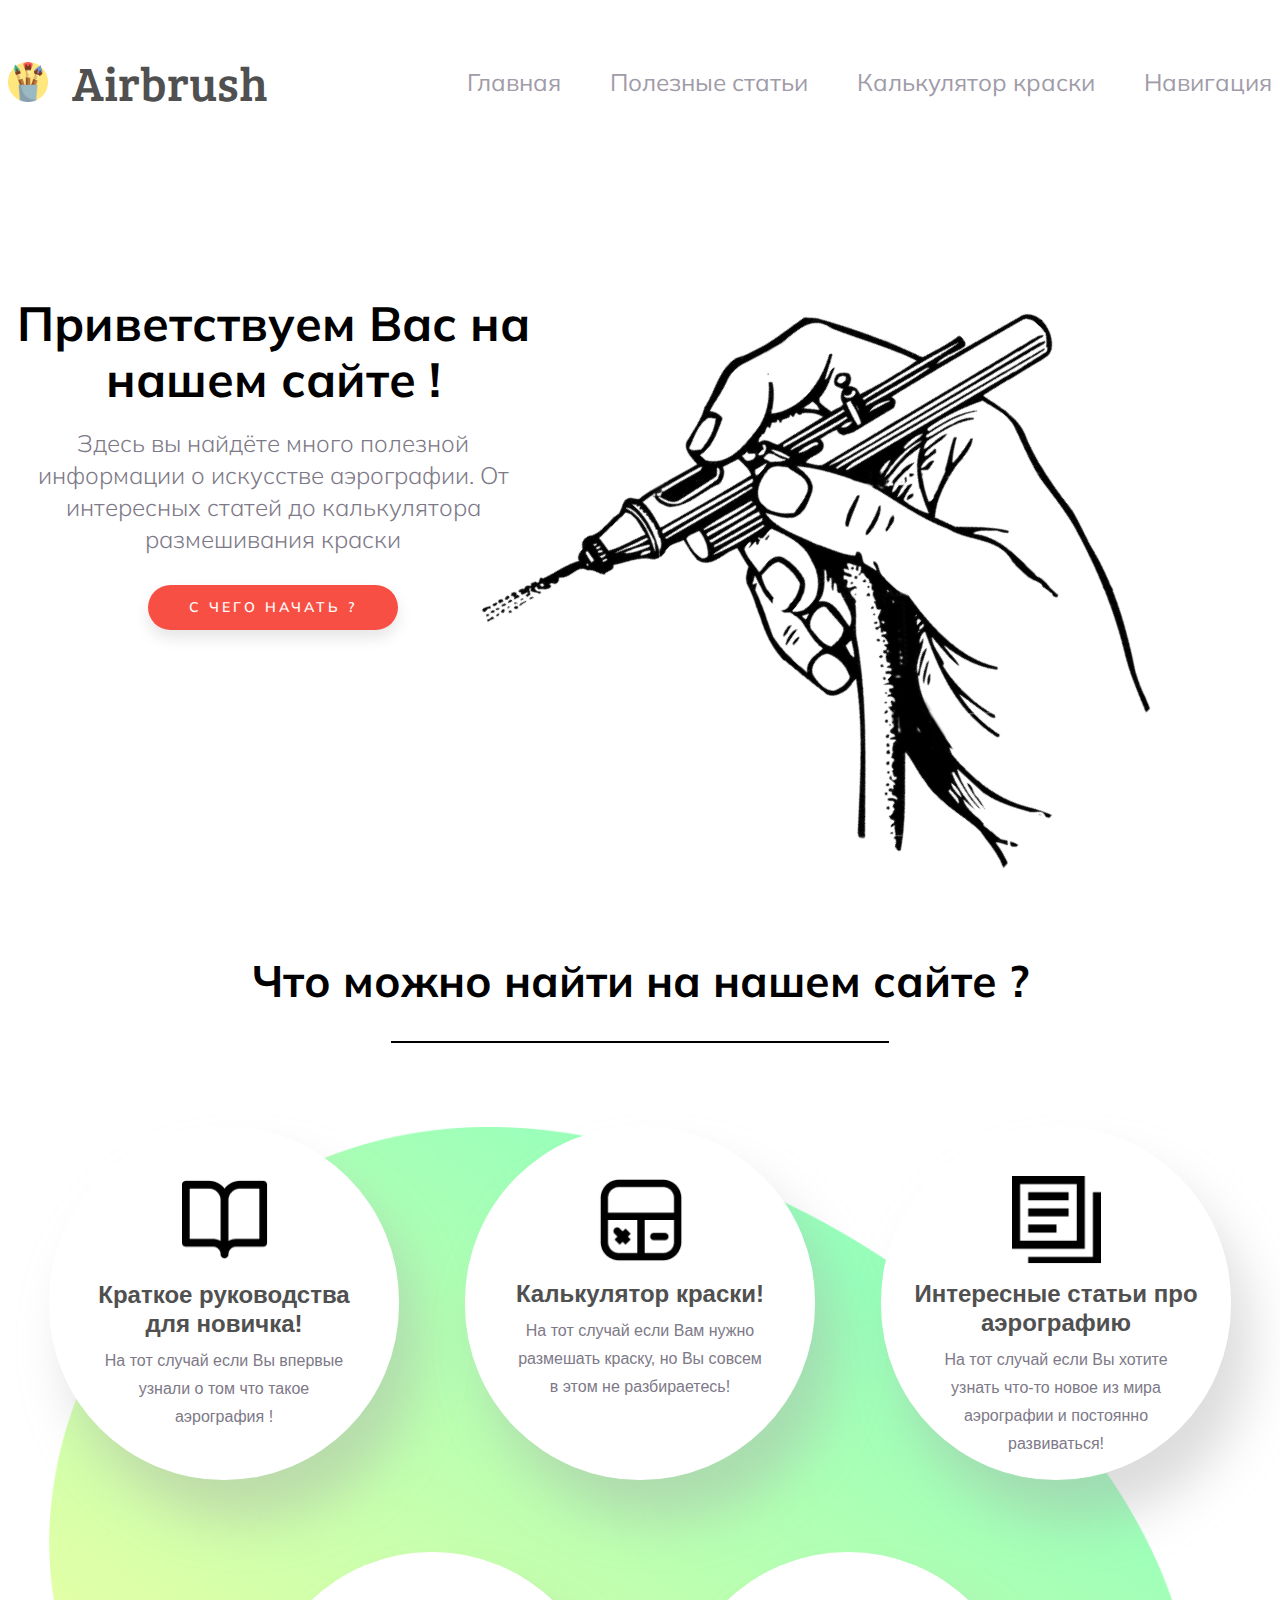
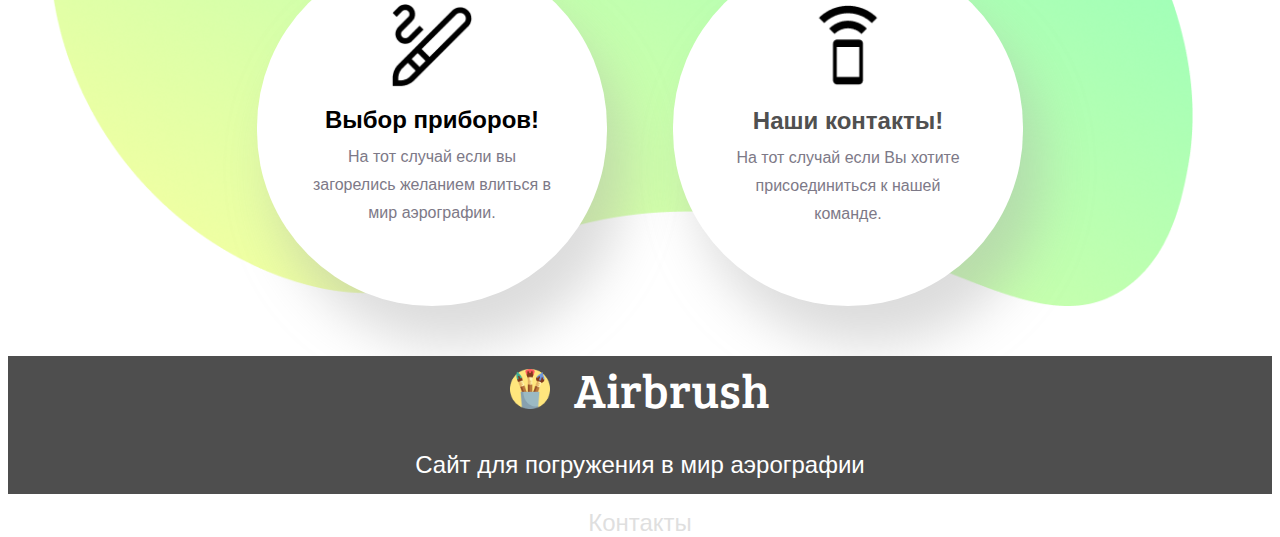
<file: index.html>
<html>
    <head>
        <title>Airbrush</title>
        <link rel="stylesheet" href="css/style.css">

        <link rel="preconnect" href="https://fonts.gstatic.com">
        <link href="https://fonts.googleapis.com/css2?family=Bree+Serif&family=Mulish:wght@200;301;400;700&display=swap" rel="stylesheet">

    </head>
    <body link="#505050" alink="#505050" vlink="#505050">
        <div class="container">

            <header>
            
                <div class="header_inner"> 
                    <div class="Logo">
                        <img class="foto_logo" src="img/brush1.png">
                        <div class="header_logo">
                            <a href="index.html">Airbrush</a>
                        </div>
                    </div>
                    <nav class="nav">
                        <a class="nav_link" href="index.html">Главная</a>
                        <a class="nav_link" href="article.html">Полезные статьи</a>
                        <a class="nav_link" href="color.html">Калькулятор краски</a>
                        <a class="nav_link" href="navigating.html">Навигация</a>
                    </nav>
                </div>    

            </header>

            <div id="content">

                

                <div class="intro">
                    <div class="container_intro">
                        <div class="intro_inner">
                            <h1 class="intro_title">
                                Приветствуем Вас на нашем сайте !
                            </h1>
                            <p class="intro_subtitle">
                                Здесь вы найдёте много полезной информации
                                о искусстве аэрографии. От интересных статей
                                до калькулятора размешивания краски
                            </p>
                            <a href="#search" class="index_button">С чего начать ?</a>
                        </div>
                        <img class="intro_img" src="img/intro_img3.png">
                    </div>
                </div>

                <div class="info">
                    <div id="search" class="infotext">
                        Что можно найти на нашем сайте ?
                    </div>
                    <div class="underbar"></div>
                    
                </div>
                <div class="circles">
                    
                    <div class="all_circles">
                        <div class="circles_block1">

                            <a href="article.html" class="circle">
								<div class="all_info_circle">
									<img class="vector_circle" src="img/book_cyrcle.png">
									
									<div id="info_title_circle" class="title_circle">
										Краткое руководства для новичка!
									</div>
									
									<div class="text_circle">
										На тот случай если Вы впервые узнали о том что такое аэрография !
									</div>
								</div>
                            </a>


                            <a href="color.html" class="circle">
								<div class="all_info_circle">
									<img class="vector_circle" src="img/calculator_cyrcle.png">
									
									<div id="calculator_cyrcle" class="title_circle">
										Калькулятор краски!
									</div>
									
									<div class="text_circle">
										На тот случай если Вам нужно размешать краску, 
										но Вы совсем в этом не разбираетесь!
									</div>
								</div>
                            </a>


                            <a href="article.html" class="circle">
								<div class="all_info_circle">
									<img class="vector_circle" src="img/paper_cyrcle.png">
									
									<div class="title_circle">
										Интересные статьи про аэрографию
									</div>
									
									<div class="text_circle">
										На тот случай если Вы хотите узнать что-то новое 
										из мира аэрографии и постоянно развиваться!
									</div>
								</div>
                            </a>

                        </div>


						<div class="circles_block2">
							<div class="circle">
								<div class="all_info_circle">
									<img  class="vector_circle" src="img/brush_cyrcle.png">
									
									<div class="title_circle">
										Выбор приборов!
									</div>
									
									<div class="text_circle">
										На тот случай если вы загорелись желанием влиться в мир аэрографии.
									</div>
								</div>	
							</div>
                            

                            <a href="contacts.html" class="circle">
								<div class="all_info_circle">
									<img class="vector_circle" src="img/phone_cyrcle.png">
									
									<div class="title_circle">
										Наши контакты!
									</div>
									
									<div class="text_circle">
										На тот случай если Вы хотите присоединиться к нашей команде.
									</div>
								</div>
                            </a>
                        </div>
                    </div>
                    <!-- <div class="bcg_foto">
                        <img src="img/bcg_foto.png">
                    </div> -->
                
                </div>
            </div>
            <footer>
                <div class="footer_bg">
                    <div class="footer_content">
                        <div class="Logo">
                            <img class="foto_logo" src="img/brush1.png">
                            <div class="footer_logo">Airbrush</div>
                        </div>
                        <div class="footer_text">Сайт для погружения в мир аэрографии</div>
                        <div class="footer_text"><a href="contacts.html">Контакты</a></div>
    
                    </div>
                </div>
            </footer>
        </div> 
		
	
    </body>
</html>
</file>
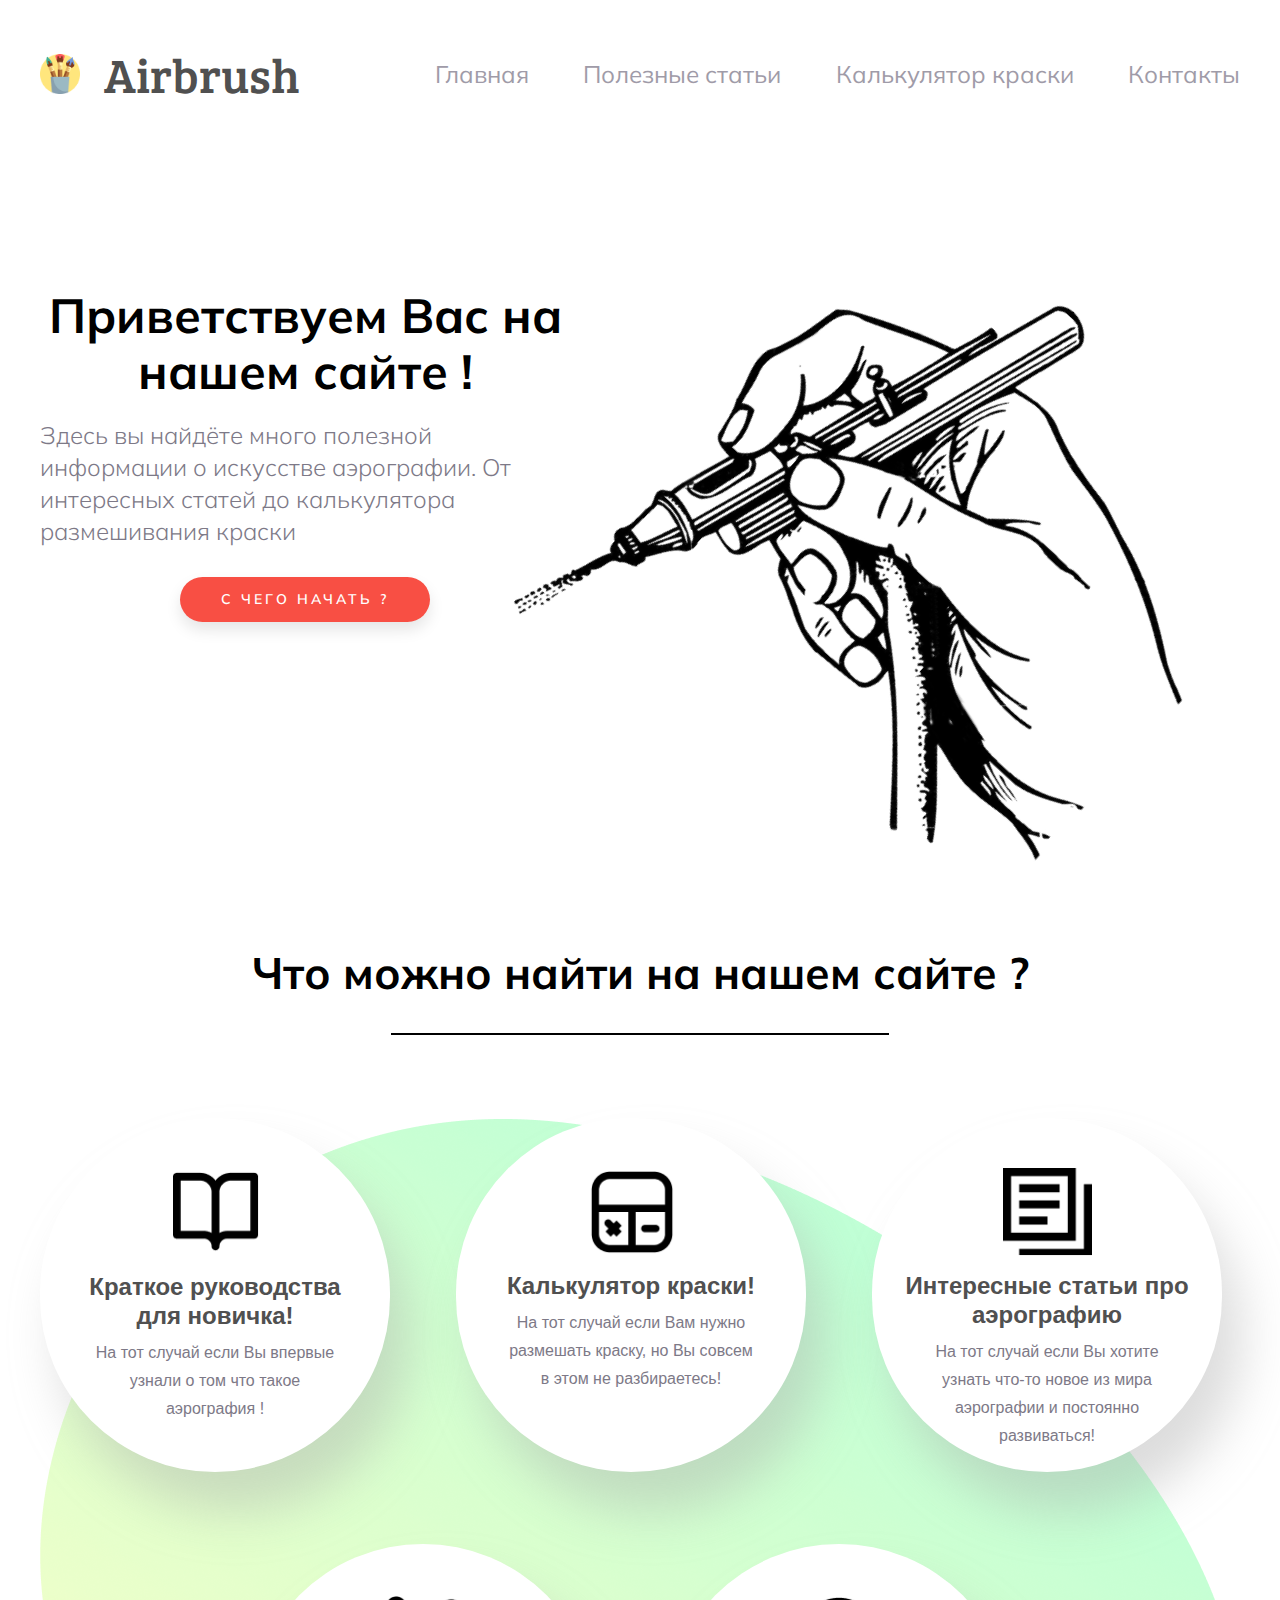
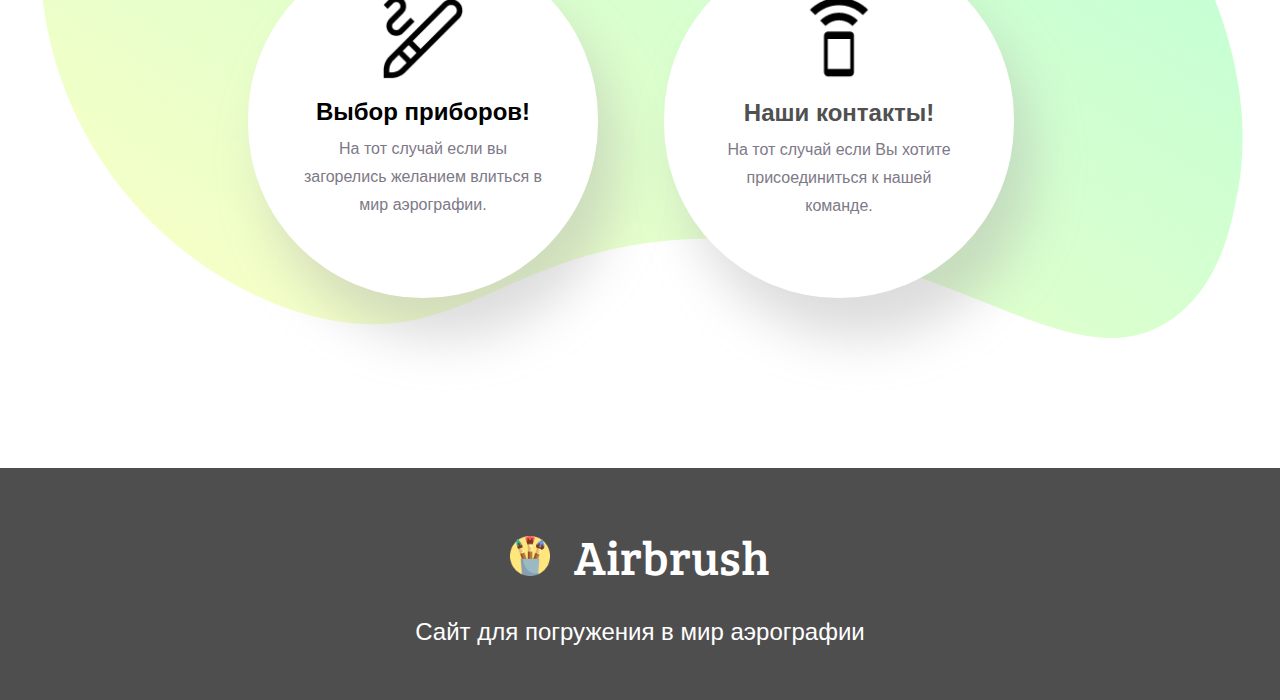
<file: File/index.html>
<html>
    <head>
        <title>Airbrush</title>
        <link rel="stylesheet" href="css/style.css">

        <link rel="preconnect" href="https://fonts.gstatic.com">
        <link href="https://fonts.googleapis.com/css2?family=Bree+Serif&family=Mulish:wght@200;301;400;700&display=swap" rel="stylesheet">

    </head>
    <body link="#505050" alink="#505050" vlink="#505050">
        <div class="container">
            <header>
            
                <div class="header_inner"> 
                    <div class="Logo">
                        <img class="foto_logo" src="img/brush1.png">
                        <div class="header_logo">
                            <a href="index.html">Airbrush</a>
                        </div>
                    </div>
                    <nav class="nav">
                        <a class="nav_link" href="index.html">Главная</a>
                        <a class="nav_link" href="article.html">Полезные статьи</a>
                        <a class="nav_link" href="color.html">Калькулятор краски</a>
                        <a class="nav_link" href="contacts.html">Контакты</a>
                    </nav>
                </div>    

            </header>

            <div id="content">

                <div class="intro">
                    <div class="container_intro">
                        <div class="intro_inner">
                            <h1 class="intro_title">
                                Приветствуем Вас на нашем сайте !
                            </h1>
                            <p class="intro_subtitle">
                                Здесь вы найдёте много полезной информации
                                о искусстве аэрографии. От интересных статей
                                до калькулятора размешивания краски
                            </p>
                            <a href="#search" class="index_button">С чего начать ?</a>
                        </div>
                            <img class="intro_img" src="img/intro_img3.png">
                    </div>
                </div>

                <div class="info">
                    <div id="search" class="infotext">
                        Что можно найти на нашем сайте ?</div>
                    <div class="underbar"></div>
                    
                </div>





                <div class="circles">
                    
                    <div class="all_circles">
                        <div class="circles_block1">

                            <a href="article.html" class="circle">
								<div class="all_info_circle">
									<img class="vector_circle" src="img/book_cyrcle.png">
									
									<div id="info_title_circle" class="title_circle">
										Краткое руководства для новичка!
									</div>
									
									<div class="text_circle">
										На тот случай если Вы впервые узнали о том что такое аэрография !
									</div>
								</div>
                            </a>


                            <a href="color.html" class="circle">
								<div class="all_info_circle">
									<img class="vector_circle" src="img/calculator_cyrcle.png">
									
									<div id="calculator_cyrcle" class="title_circle">
										Калькулятор краски!
									</div>
									
									<div class="text_circle">
										На тот случай если Вам нужно размешать краску, 
										но Вы совсем в этом не разбираетесь!
									</div>
								</div>
                            </a>


                            <a href="article.html" class="circle">
								<div class="all_info_circle">
									<img class="vector_circle" src="img/paper_cyrcle.png">
									
									<div class="title_circle">
										Интересные статьи про аэрографию
									</div>
									
									<div class="text_circle">
										На тот случай если Вы хотите узнать что-то новое 
										из мира аэрографии и постоянно развиваться!
									</div>
								</div>
                            </a>

                        </div>


						<div class="circles_block2">
							<div class="circle">
								<div class="all_info_circle">
									<img  class="vector_circle" src="img/brush_cyrcle.png">
									
									<div class="title_circle">
										Выбор приборов!
									</div>
									
									<div class="text_circle">
										На тот случай если вы загорелись желанием влиться в мир аэрографии.
									</div>
								</div>	
							</div>
                            

                            <a href="contacts.html" class="circle">
								<div class="all_info_circle">
									<img class="vector_circle" src="img/phone_cyrcle.png">
									
									<div class="title_circle">
										Наши контакты!
									</div>
									
									<div class="text_circle">
										На тот случай если Вы хотите присоединиться к нашей команде.
									</div>
								</div>
                            </a>
                        </div>
                    </div>
                    <div class="bcg_foto">
                        <img src="img/bcg_foto.png">
                    </div>
                
                </div>
            </div>
        </div> 
		<footer id="index_footer">
            <div class="footer_bg">
                <div class="footer_content">
                    <div class="Logo">
                        <img class="foto_logo" src="img/brush1.png">
                        <div class="footer_logo">Airbrush</div>
                    </div>
                    <div class="footer_text">Сайт для погружения в мир аэрографии</div>
                </div>
            </div>
        </footer>
	
    </body>
</html>
</file>
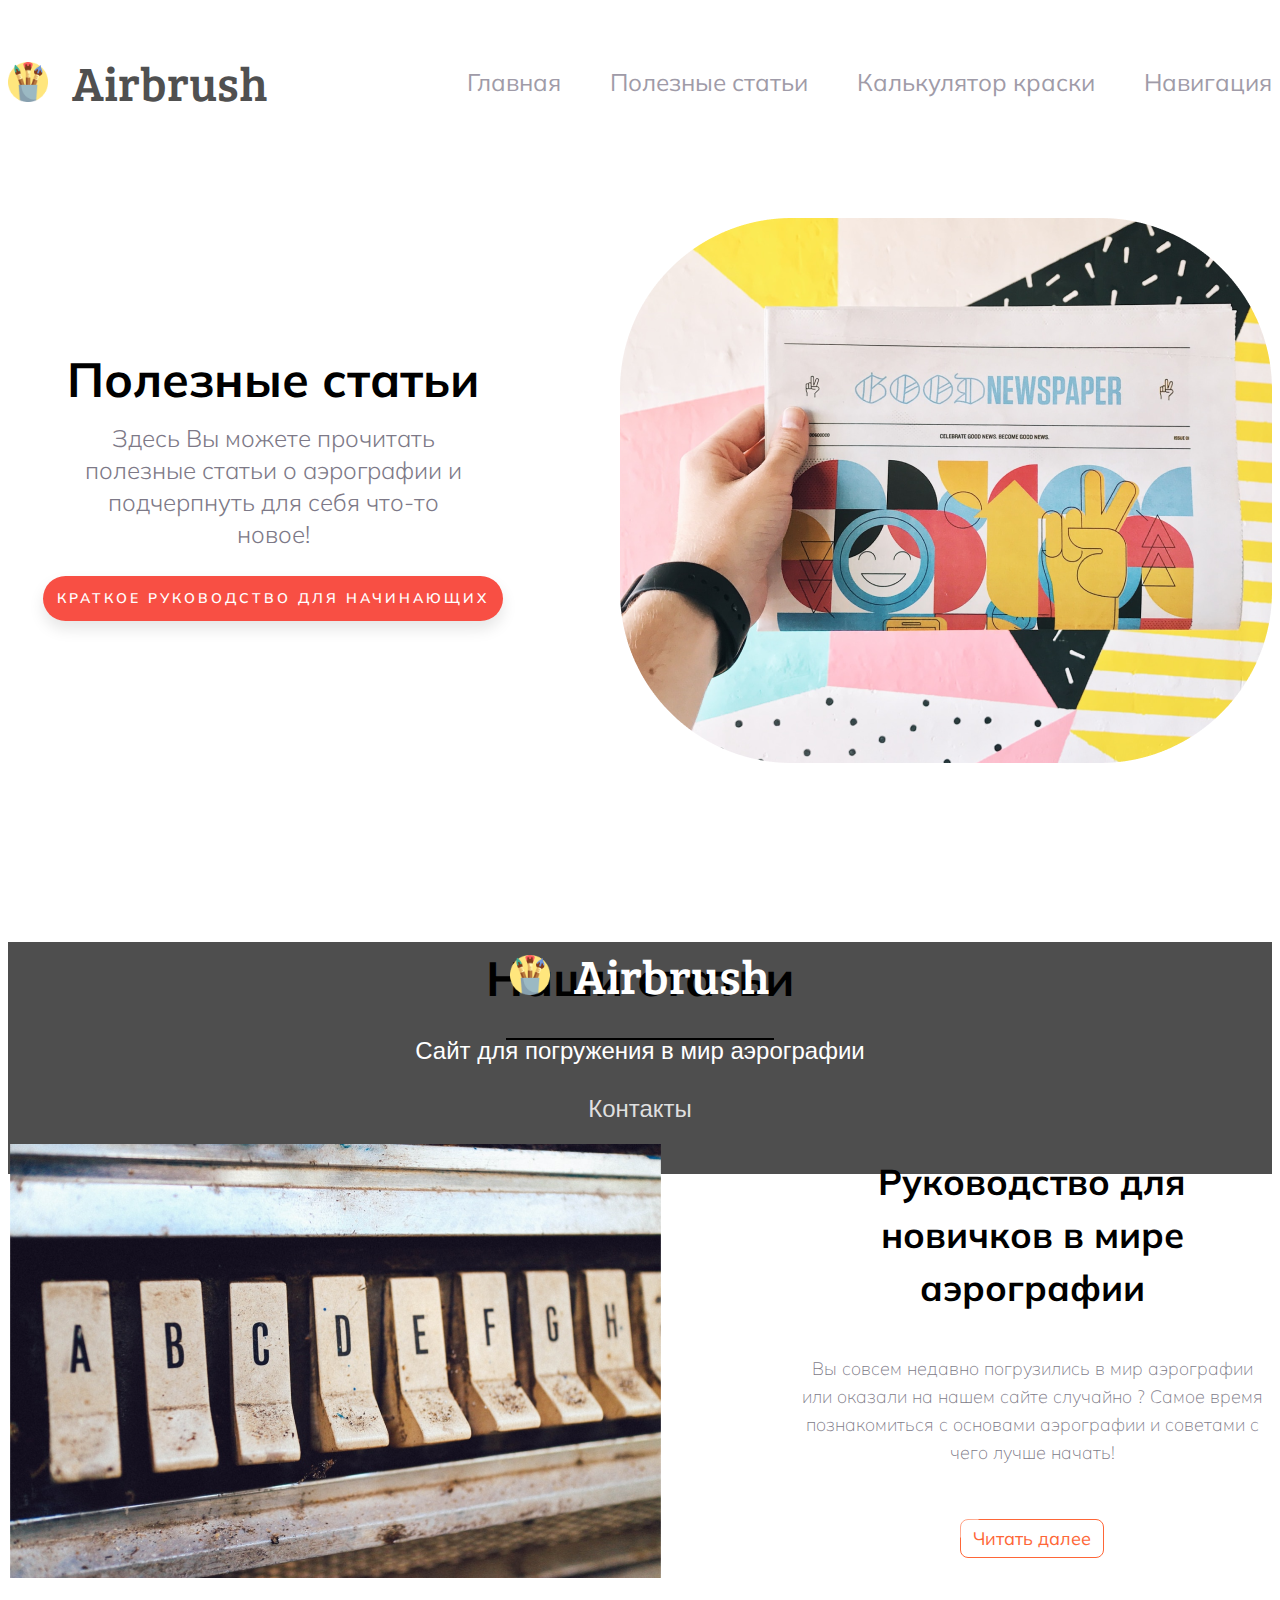
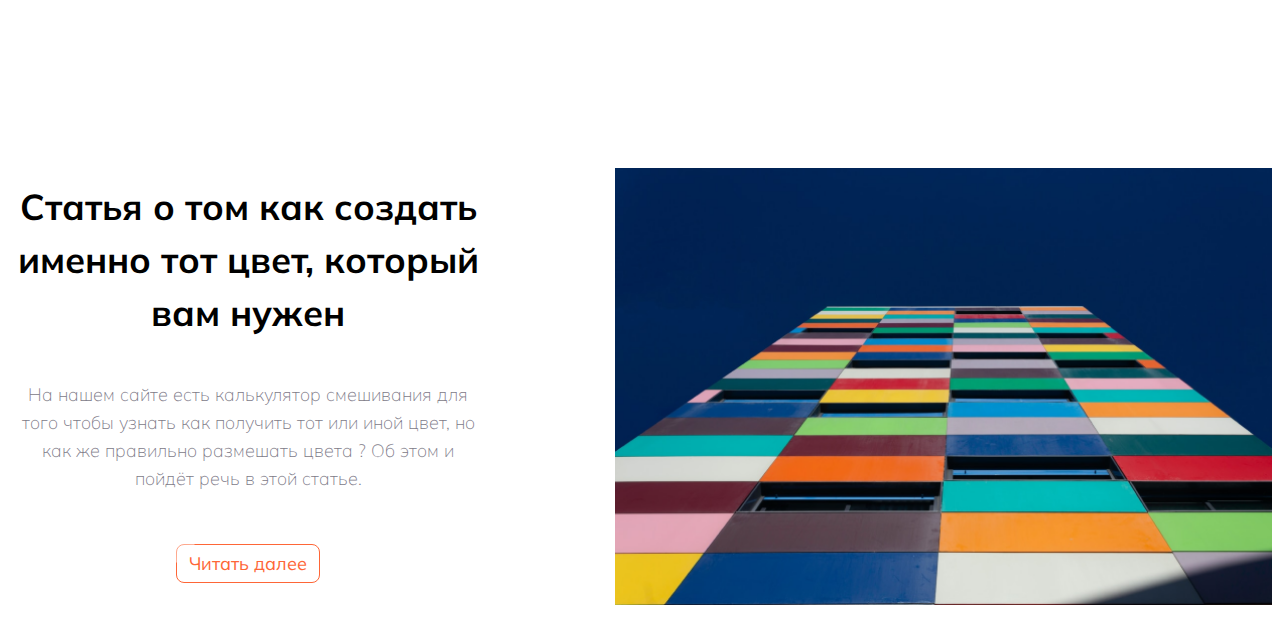
<file: article.html>
<html>
    <head>
        <title>Полезные статьи</title>
        <link rel="stylesheet" href="css/style.css">

        <link rel="preconnect" href="https://fonts.gstatic.com">
        <link href="https://fonts.googleapis.com/css2?family=Bree+Serif&family=Mulish:wght@200;301;400;700&display=swap" rel="stylesheet">



        <script src="script.js"></script>


    </head>
    <body link="#505050" alink="#505050" vlink="#505050">
        <div class="container">
            <header>
            
                <div class="header_inner"> 
                    <div class="Logo">
                        <img class="foto_logo" src="img/brush1.png">
                        <div class="header_logo">
                            <a href="index.html">Airbrush</a>
                        </div>
                    </div>
                    <nav class="nav">
                        <a class="nav_link" href="index.html">Главная</a>
                        <a class="nav_link" href="article.html">Полезные статьи</a>
                        <a class="nav_link" href="color.html">Калькулятор краски</a>
                        <a class="nav_link" href="navigating.html">Навигация</a>
                    </nav>
                </div>    

            </header>

            <div id="content">


                <div class="intro">
                    <div class="article_container_intro">
                        <div class="article_intro_inner">
                            <h1 class="article_intro_title">
                                Полезные статьи
                            </h1>
                            <p class="article_intro_subtitle">
                                Здесь Вы можете прочитать полезные статьи о 
                                аэрографии и подчерпнуть для себя что-то новое!
                            </p>
                            <a href="#search" class="article_button">Краткое руководство для начинающих</a>
                        </div>
                        <img class="article_intro_img" src="img/article_intro_foto.png">
                    </div>
                </div>

                <div class="article">
                    <div id="search" class="article_infotext">
                        Наши статьи
                    </div>
                    <div class="article_underbar"></div>
                </div>


                
                <div class="intro">
                    <div class="article-1_container_intro">

                        <img class="article-1_intro_img" src="img/article_foto1.png">

                        <div class="article-1_intro_inner">
                            <h1>
                                Руководство для новичков в мире аэрографии
                            </h1>
                            <p >
                                Вы совсем недавно погрузились в мир аэрографии или оказали 
                                на нашем сайте случайно ? Самое время познакомиться с
                                основами аэрографии и советами с чего лучше начать!
                            </p>
                            <a href="#search" class="article-1_button">Читать далее</a>
                        </div>
                    </div>
					
					
					
					
					<div class="article-1_container_intro"  id="article-2_incontainerintro">
						
                        <div class="article-1_intro_inner">
                            <h1>
                                Статья о том как создать именно тот цвет, который вам нужен
                            </h1>
							
                            <p >
								На нашем сайте есть калькулятор смешивания для того чтобы 
								узнать как получить тот или иной цвет, но как же правильно 
								размешать цвета ? Об этом и пойдёт речь в этой статье.
                            </p>
                            <a href="#search" class="article-1_button">Читать далее</a>
                        </div>
						
						<img class="article-1_intro_img" src="img/article_foto2.png">
						
                    </div>
					
                </div>


            </div>

		</div>
		
        <footer>
            <div class="footer_bg">
                <div class="footer_content">
                    <div class="Logo">
                        <img class="foto_logo" src="img/brush1.png">
                        <div class="footer_logo">Airbrush</div>
                    </div>
                    <div class="footer_text">Сайт для погружения в мир аэрографии</div>
                    <div class="footer_text"><a href="contacts.html">Контакты</a></div>

                </div>
            </div>
        </footer>
    </body>
</html>
</file>
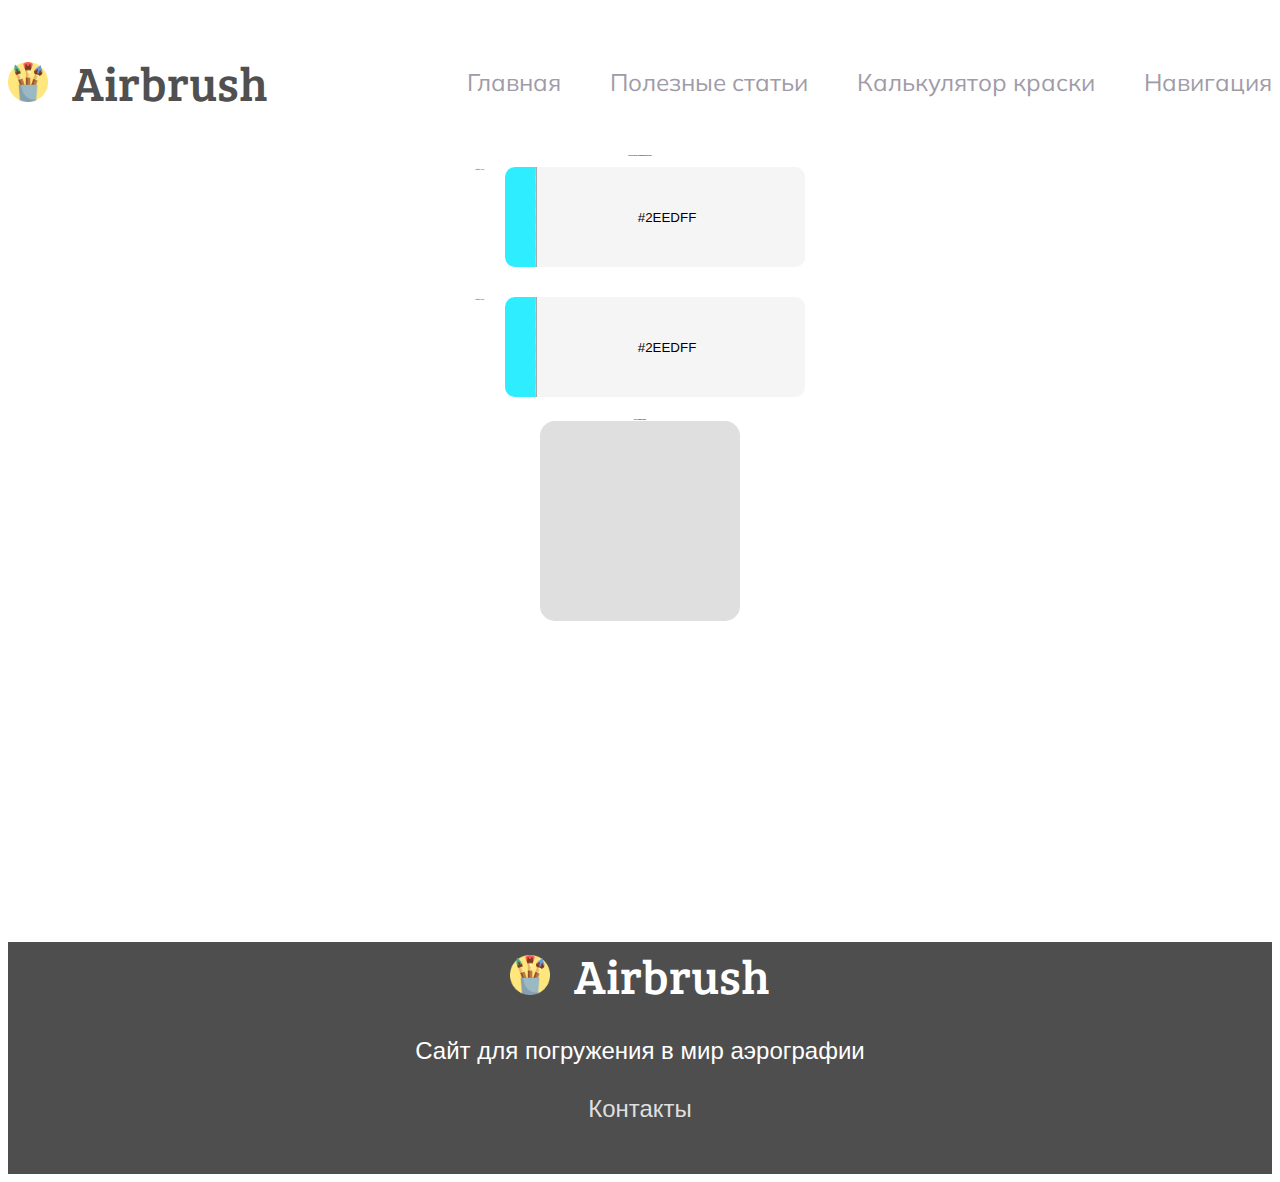
<file: color.html>
<html>
    <head>
        <title>Полезные статьи</title>
        <link rel="stylesheet" href="css/style.css">
        <link rel="preconnect" href="https://fonts.gstatic.com">
        <link href="https://fonts.googleapis.com/css2?family=Bree+Serif&family=Mulish:wght@200;301;400;700&display=swap" rel="stylesheet">

        <script src="jscolor.js"></script>
    </head>
    <body link="#505050" alink="#505050" vlink="#505050">
        <div class="container">
            <header>
            
                <div class="header_inner"> 
                    <div class="Logo">
                        <img class="foto_logo" src="img/brush1.png">
                        <div class="header_logo">
                            <a href="index.html">Airbrush</a>
                        </div>
                    </div>
                    <nav class="nav">
                        <a class="nav_link" href="index.html">Главная</a>
                        <a class="nav_link" href="article.html">Полезные статьи</a>
                        <a class="nav_link" href="color.html">Калькулятор краски</a>
                        <a class="nav_link" href="navigating.html">Навигация</a>
                    </nav>
                </div>    

            </header>

            <div id="content">
            <div class="block_color">
                <h2 id="welcome_color">Калькулятор смешивания краски:</h2>

                <div class="block_color_picker">
                    <h3>Выберите 1 цвет:</h3>
                    <input id="inColor1" class="input_color" data-jscolor="{value:'#2EEDFF'}" onchange="colorMixing()">
                </div>

                <div class="block_color_picker">
                    <h3>Выберите 2 цвет:</h3>
                    <input id="inColor2" class="input_color" data-jscolor="{value:'#2EEDFF'}" onchange="colorMixing()">
                </div>

                <h2>Полученный цвет:</h2>

                <div id="outColor"></div>
            </div>

            </div>

		</div>
		

        
		<footer>
            <div class="footer_bg">
                <div class="footer_content">
                    <div class="Logo">
                        <img class="foto_logo" src="img/brush1.png">
                        <div class="footer_logo">Airbrush</div>
                    </div>
                    <div class="footer_text">Сайт для погружения в мир аэрографии</div>
                    <div class="footer_text"><a href="contacts.html">Контакты</a></div>
                </div>
            </div>
        </footer>

        <script>
            // These options apply to all color pickers on the page
            jscolor.presets.default = {
                position:'left', smartPosition:false, 
                borderColor:'rgba(255,255,255,1)', borderRadius:15, padding:5, 
                width:200, height:200, buttonColor:'rgba(87,255,219,1)', 
                controlBorderColor:'rgba(255,255,255,1)', sliderSize:23, 
                shadow:false
            };

            colorMixing = function() {
                let colorIn1 = `rgb(${hexToRgb(inColor1.value).r},${hexToRgb(inColor1.value).g},${hexToRgb(inColor1.value).b})`
                let colorIn2 = `rgb(${hexToRgb(inColor2.value).r},${hexToRgb(inColor2.value).g},${hexToRgb(inColor2.value).b})`

                let colorOut = rgbaSum(hexToRgb(inColor1.value), hexToRgb(inColor2.value))
                console.log(`First: ${colorIn1}`)
                console.log(`Second: ${colorIn2}`)
                console.log(`Out: ${colorOut}`)

                
                document.getElementById("outColor").style.backgroundColor=colorOut;
            }

            function hexToRgb(hex) {
                var result = /^#?([a-f\d]{2})([a-f\d]{2})([a-f\d]{2})$/i.exec(hex);
                return result ? {
                    r: parseInt(result[1], 16),
                    g: parseInt(result[2], 16),
                    b: parseInt(result[3], 16)
                } : null;
            }

            var rgbaSum = function(c1, c2){
                let R = Math.floor((c1.r + c2.r)/2);
                let G = Math.floor((c1.g + c2.g)/2);
                let B = Math.floor((c1.b + c2.b)/2);
                let outColor = `rgb(${R},${G},${B})`
                return outColor
            } 
            </script>
    </body>
</html>
</file>
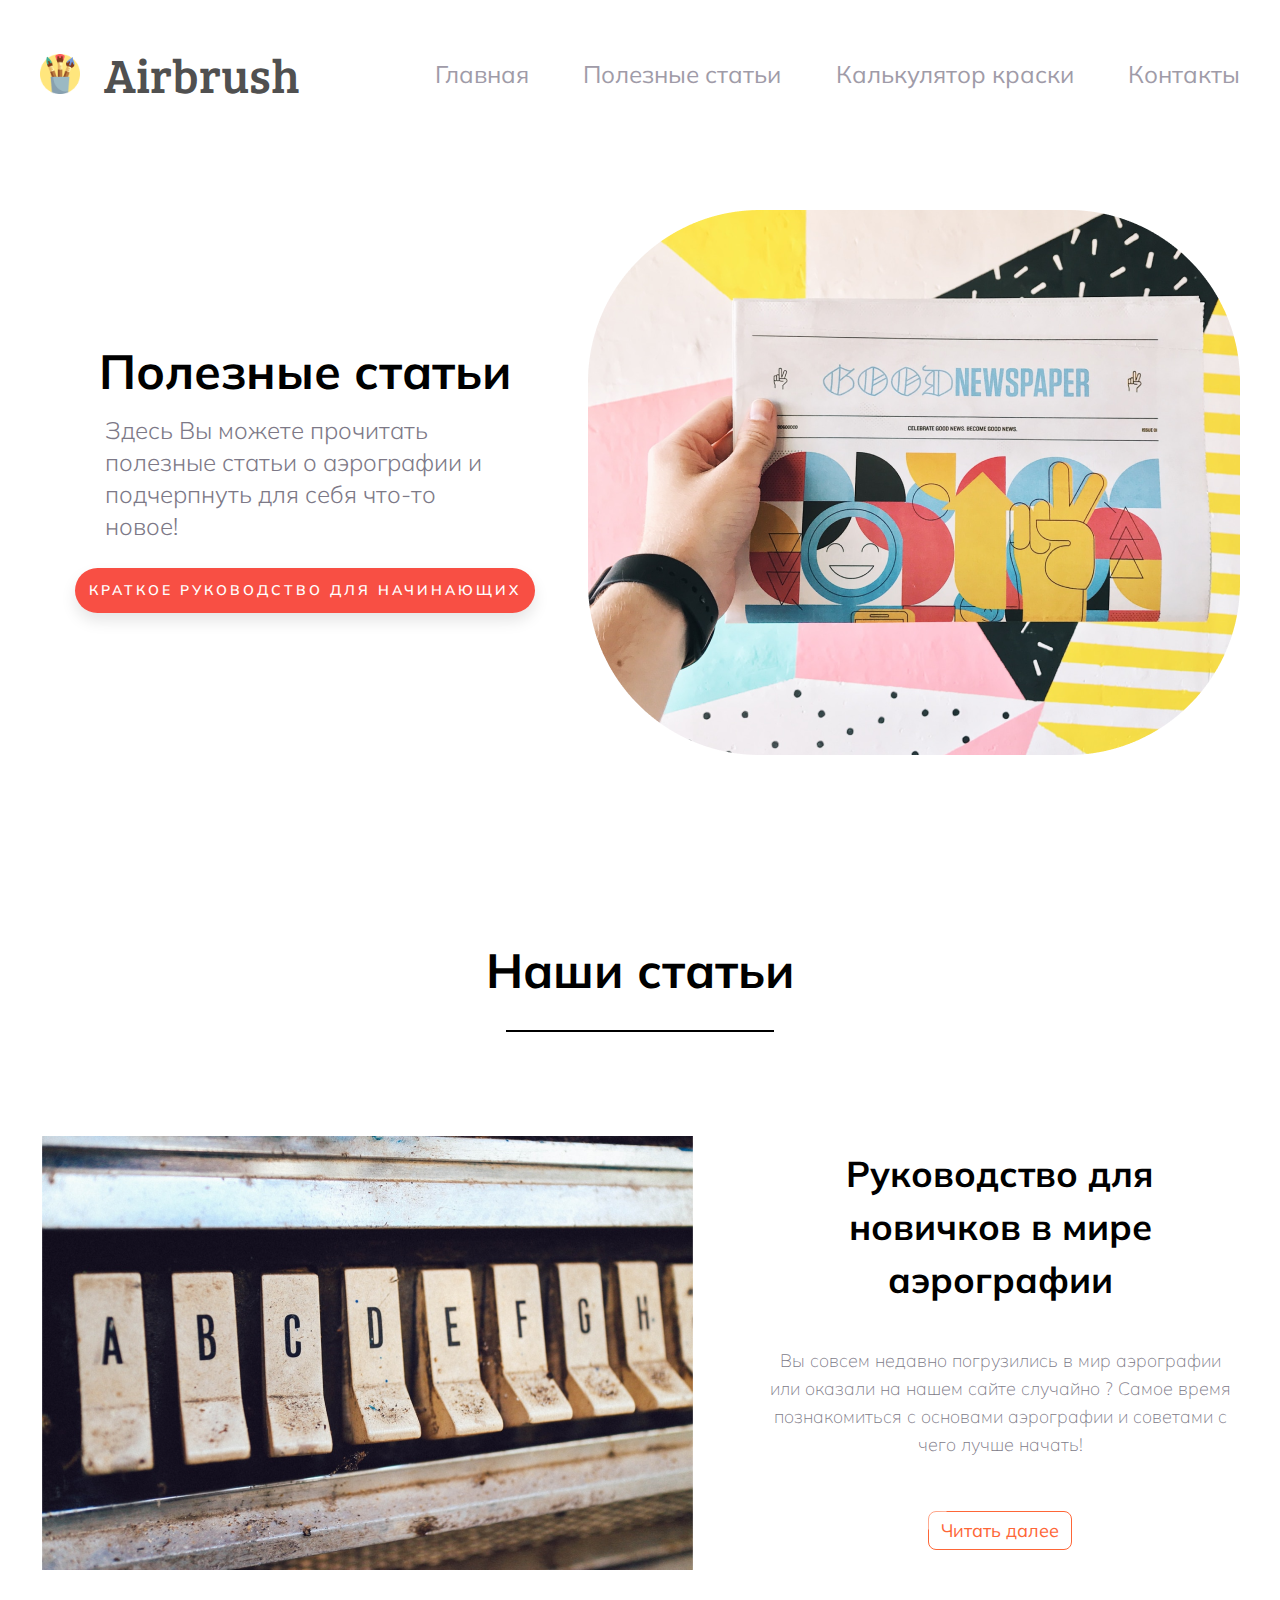
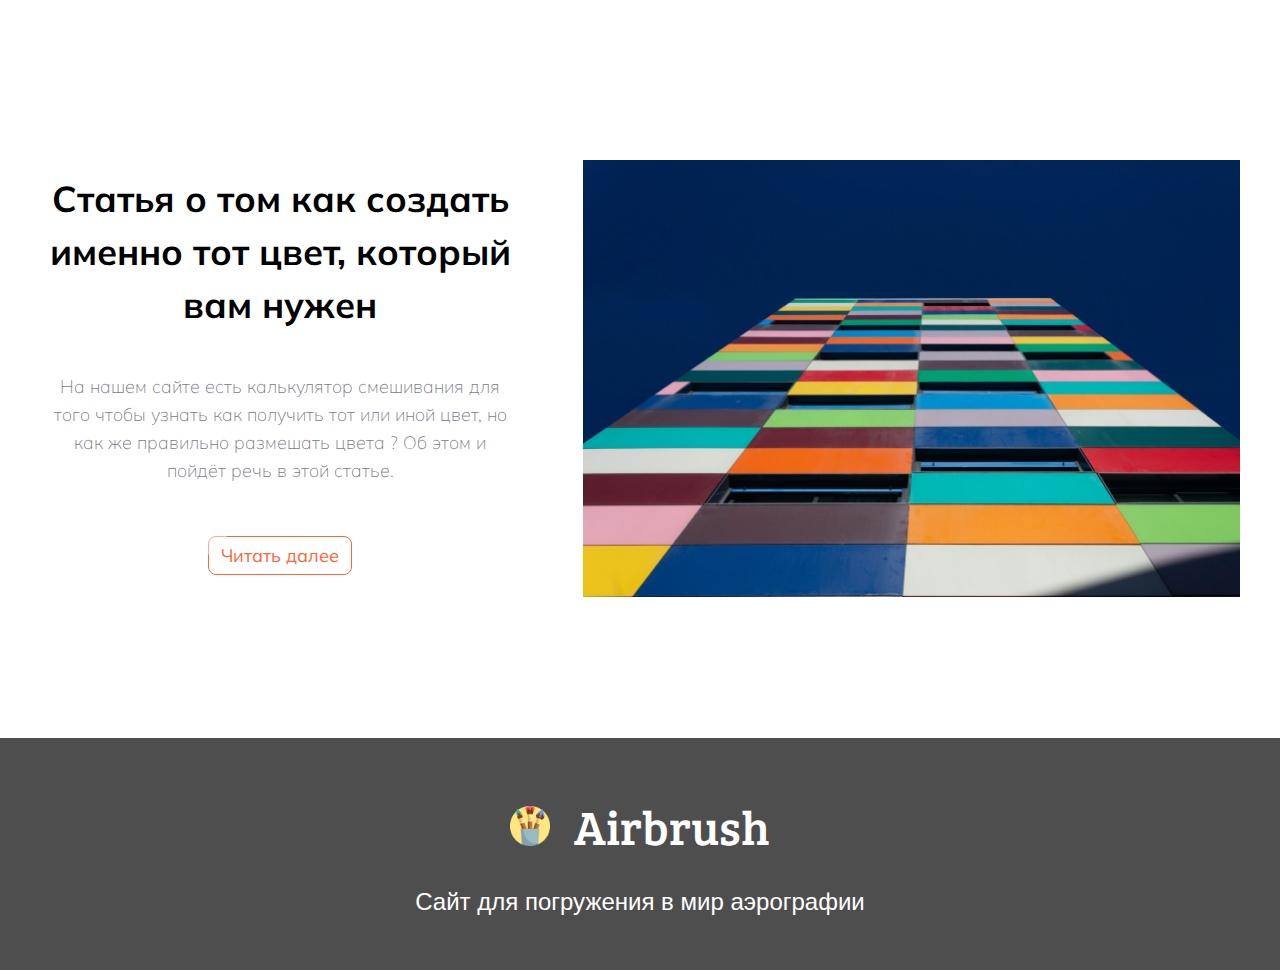
<file: File/article.html>
<html>
    <head>
        <title>Полезные статьи</title>
        <link rel="stylesheet" href="css/style.css">

        <link rel="preconnect" href="https://fonts.gstatic.com">
        <link href="https://fonts.googleapis.com/css2?family=Bree+Serif&family=Mulish:wght@200;301;400;700&display=swap" rel="stylesheet">



        <script src="script.js"></script>


    </head>
    <body link="#505050" alink="#505050" vlink="#505050">
        <div class="container">
            <header>
            
                <div class="header_inner"> 
                    <div class="Logo">
                        <img class="foto_logo" src="img/brush1.png">
                        <div class="header_logo">
                            <a href="index.html">Airbrush</a>
                        </div>
                    </div>
                    <nav class="nav">
                        <a class="nav_link" href="index.html">Главная</a>
                        <a class="nav_link" href="article.html">Полезные статьи</a>
                        <a class="nav_link" href="color.html">Калькулятор краски</a>
                        <a class="nav_link" href="contacts.html">Контакты</a>
                    </nav>
                </div>    

            </header>

            <div id="content">


                <div class="intro">
                    <div class="article_container_intro">
                        <div class="article_intro_inner">
                            <h1 class="article_intro_title">
                                Полезные статьи
                            </h1>
                            <p class="article_intro_subtitle">
                                Здесь Вы можете прочитать полезные статьи о 
                                аэрографии и подчерпнуть для себя что-то новое!
                            </p>
                            <a href="#search" class="article_button">Краткое руководство для начинающих</a>
                        </div>
                        <img class="article_intro_img" src="img/article_intro_foto.png">
                    </div>
                </div>

                <div class="article">
                    <div id="search" class="article_infotext">
                        Наши статьи
                    </div>
                    <div class="article_underbar"></div>
                </div>


                
                <div class="intro">
                    <div class="article-1_container_intro">

                        <img class="article-1_intro_img" src="img/article_foto1.png">

                        <div class="article-1_intro_inner">
                            <h1>
                                Руководство для новичков в мире аэрографии
                            </h1>
                            <p >
                                Вы совсем недавно погрузились в мир аэрографии или оказали 
                                на нашем сайте случайно ? Самое время познакомиться с
                                основами аэрографии и советами с чего лучше начать!
                            </p>
                            <a href="#search" class="article-1_button">Читать далее</a>
                        </div>
                    </div>
					
					
					
					
					<div class="article-1_container_intro"  id="article-2_incontainerintro">
						
                        <div class="article-1_intro_inner">
                            <h1>
                                Статья о том как создать именно тот цвет, который вам нужен
                            </h1>
							
                            <p >
								На нашем сайте есть калькулятор смешивания для того чтобы 
								узнать как получить тот или иной цвет, но как же правильно 
								размешать цвета ? Об этом и пойдёт речь в этой статье.
                            </p>
                            <a href="#search" class="article-1_button">Читать далее</a>
                        </div>
						
						<img class="article-1_intro_img" src="img/article_foto2.png">
						
                    </div>
					
                </div>


            </div>

		</div>
		
		<footer>
            <div class="footer_bg">
                <div class="footer_content">
                    <div class="Logo">
                        <img class="foto_logo" src="img/brush1.png">
                        <div class="footer_logo">Airbrush</div>
                    </div>
                    <div class="footer_text">Сайт для погружения в мир аэрографии</div>
                </div>
            </div>
        </footer>
    </body>
</html>
</file>
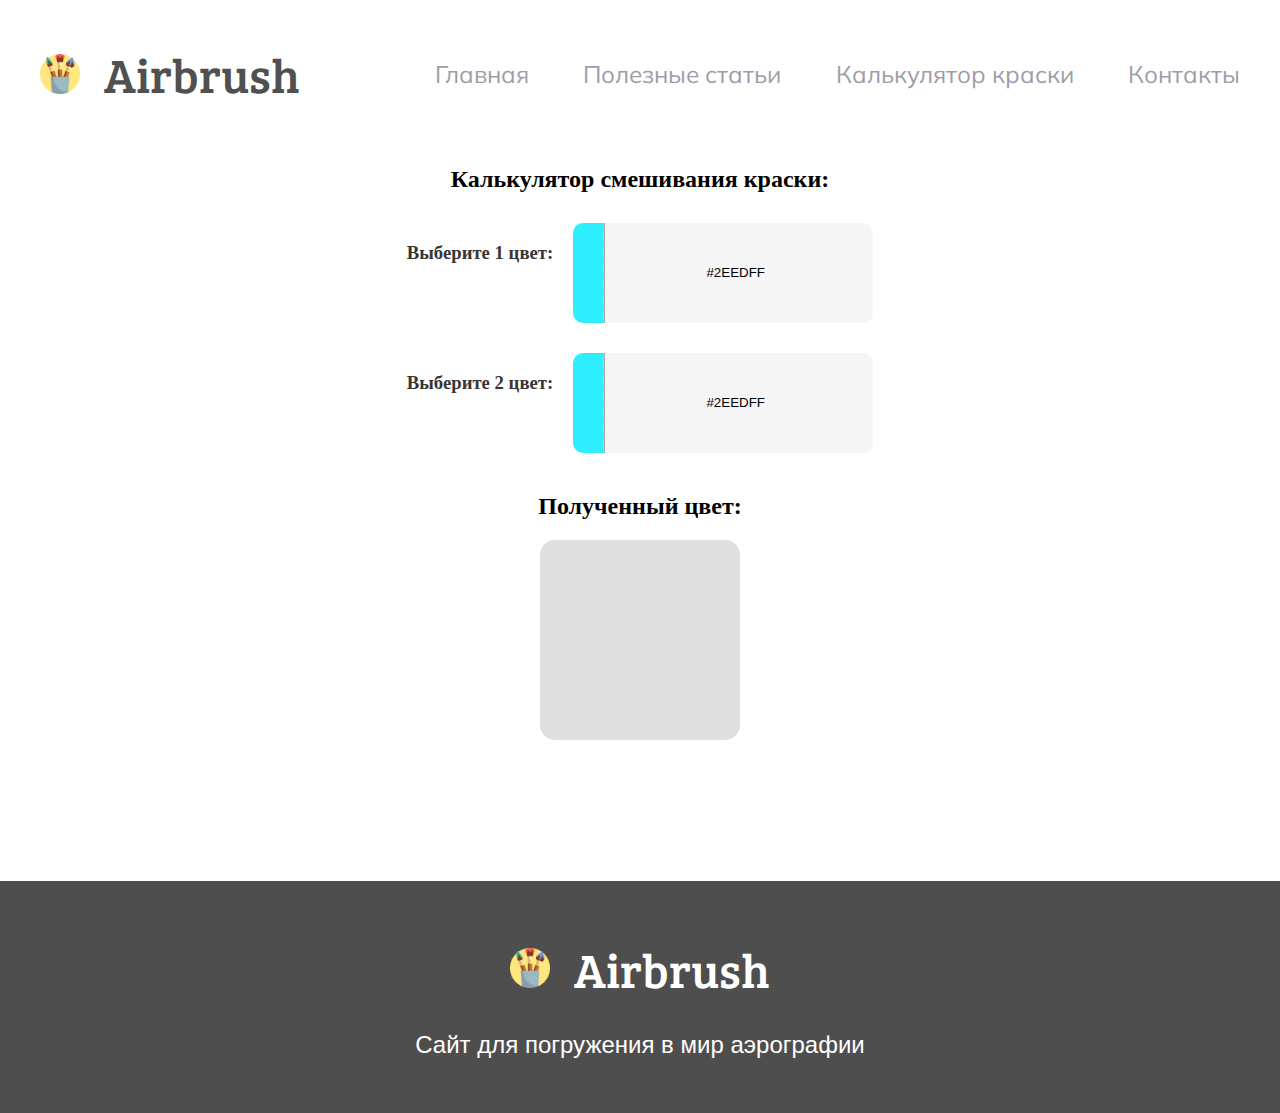
<file: File/color.html>
<html>
    <head>
        <title>Полезные статьи</title>
        <link rel="stylesheet" href="css/style.css">
        <link rel="preconnect" href="https://fonts.gstatic.com">
        <link href="https://fonts.googleapis.com/css2?family=Bree+Serif&family=Mulish:wght@200;301;400;700&display=swap" rel="stylesheet">

        <script src="jscolor.js"></script>
    </head>
    <body link="#505050" alink="#505050" vlink="#505050">
        <div class="container">
            <header>
            
                <div class="header_inner"> 
                    <div class="Logo">
                        <img class="foto_logo" src="img/brush1.png">
                        <div class="header_logo">
                            <a href="index.html">Airbrush</a>
                        </div>
                    </div>
                    <nav class="nav">
                        <a class="nav_link" href="index.html">Главная</a>
                        <a class="nav_link" href="article.html">Полезные статьи</a>
                        <a class="nav_link" href="color.html">Калькулятор краски</a>
                        <a class="nav_link" href="contacts.html">Контакты</a>
                    </nav>
                </div>    

            </header>

            <div id="content">
            <div class="block_color">
                <h2 id="welcome_color">Калькулятор смешивания краски:</h2>

                <div class="block_color_picker">
                    <h3>Выберите 1 цвет:</h3>
                    <input id="inColor1" class="input_color" data-jscolor="{value:'#2EEDFF'}" onchange="colorMixing()">
                </div>

                <div class="block_color_picker">
                    <h3>Выберите 2 цвет:</h3>
                    <input id="inColor2" class="input_color" data-jscolor="{value:'#2EEDFF'}" onchange="colorMixing()">
                </div>

                <h2>Полученный цвет:</h2>

                <div id="outColor"></div>
            </div>

            </div>

		</div>
		

        
		<footer>
            <div class="footer_bg">
                <div class="footer_content">
                    <div class="Logo">
                        <img class="foto_logo" src="img/brush1.png">
                        <div class="footer_logo">Airbrush</div>
                    </div>
                    <div class="footer_text">Сайт для погружения в мир аэрографии</div>
                </div>
            </div>
        </footer>

        <script>
            // These options apply to all color pickers on the page
            jscolor.presets.default = {
                position:'left', smartPosition:false, 
                borderColor:'rgba(255,255,255,1)', borderRadius:15, padding:5, 
                width:200, height:200, buttonColor:'rgba(87,255,219,1)', 
                controlBorderColor:'rgba(255,255,255,1)', sliderSize:23, 
                shadow:false
            };

            colorMixing = function() {
                let colorIn1 = `rgb(${hexToRgb(inColor1.value).r},${hexToRgb(inColor1.value).g},${hexToRgb(inColor1.value).b})`
                let colorIn2 = `rgb(${hexToRgb(inColor2.value).r},${hexToRgb(inColor2.value).g},${hexToRgb(inColor2.value).b})`

                let colorOut = rgbaSum(hexToRgb(inColor1.value), hexToRgb(inColor2.value))
                console.log(`First: ${colorIn1}`)
                console.log(`Second: ${colorIn2}`)
                console.log(`Out: ${colorOut}`)

                
                document.getElementById("outColor").style.backgroundColor=colorOut;
            }

            function hexToRgb(hex) {
                var result = /^#?([a-f\d]{2})([a-f\d]{2})([a-f\d]{2})$/i.exec(hex);
                return result ? {
                    r: parseInt(result[1], 16),
                    g: parseInt(result[2], 16),
                    b: parseInt(result[3], 16)
                } : null;
            }

            var rgbaSum = function(c1, c2){
                let R = Math.floor((c1.r + c2.r)/2);
                let G = Math.floor((c1.g + c2.g)/2);
                let B = Math.floor((c1.b + c2.b)/2);
                let outColor = `rgb(${R},${G},${B})`
                return outColor
            } 
            </script>
    </body>
</html>
</file>
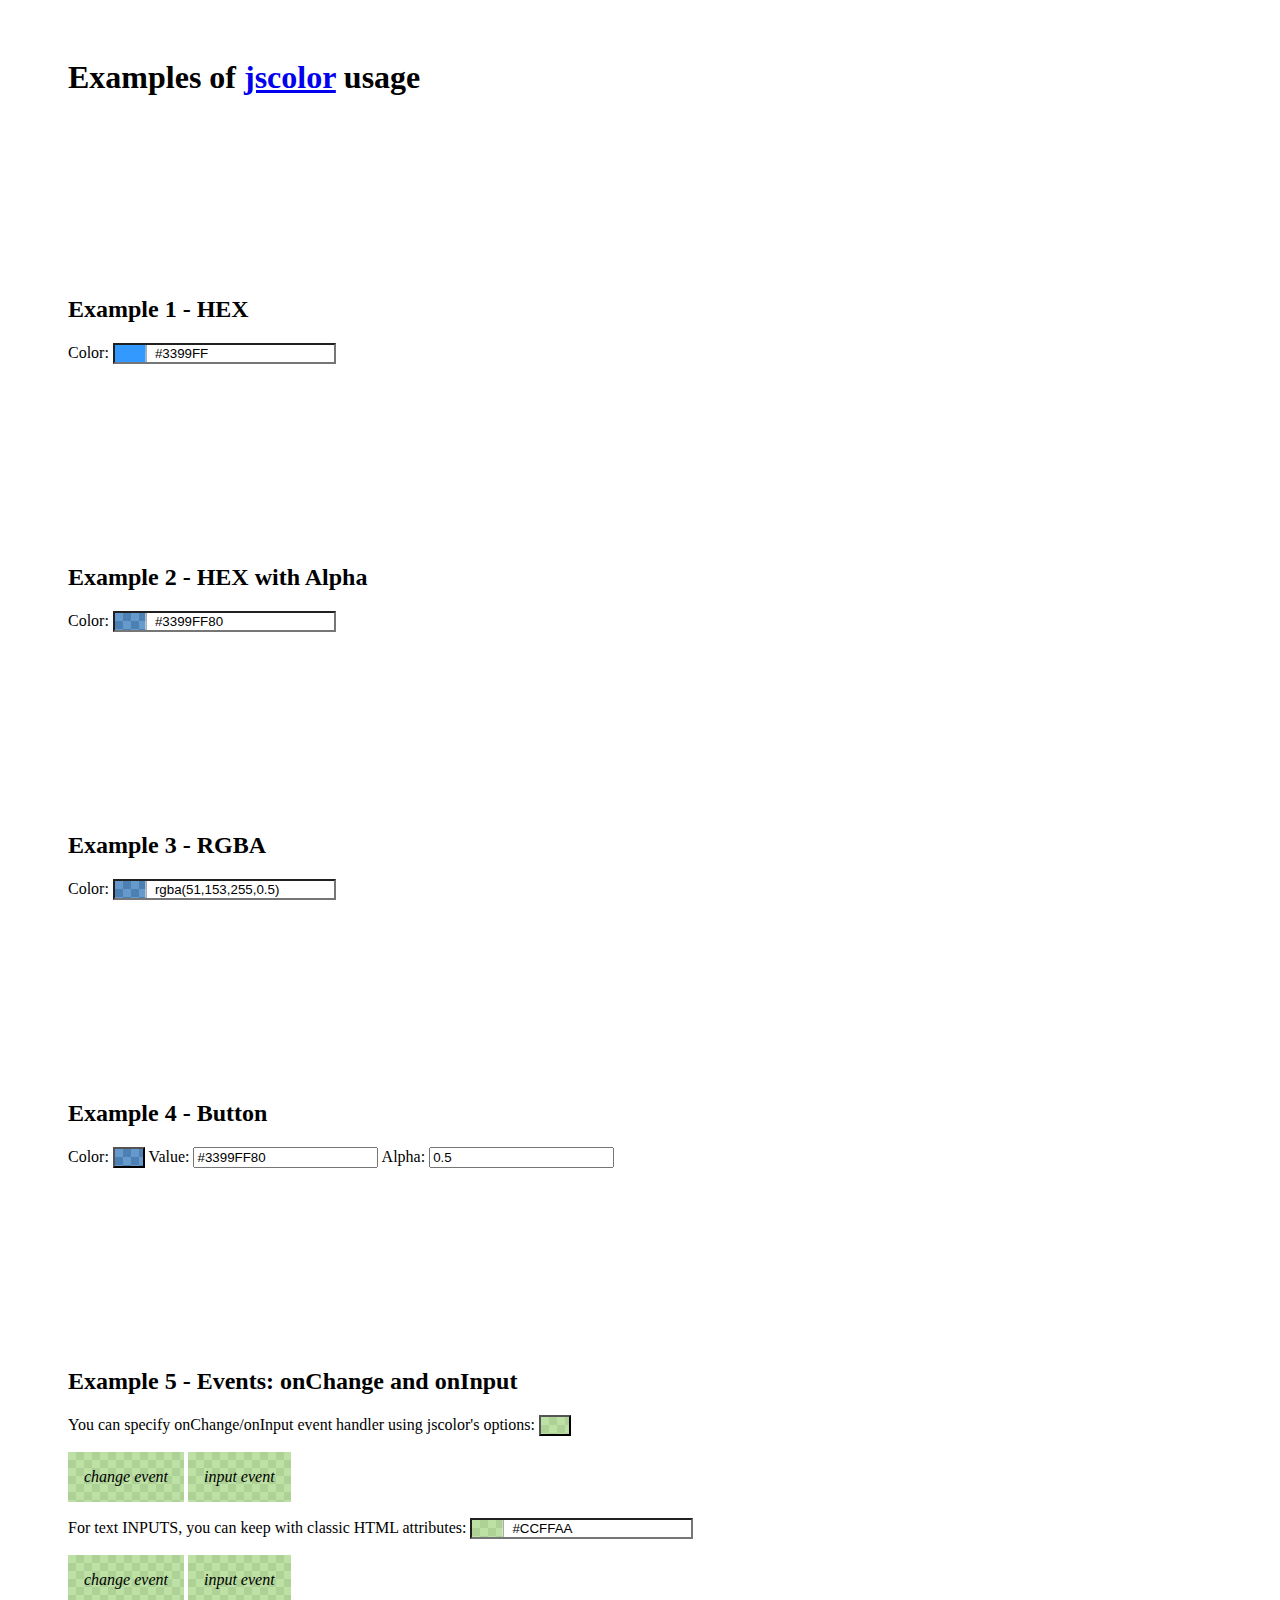
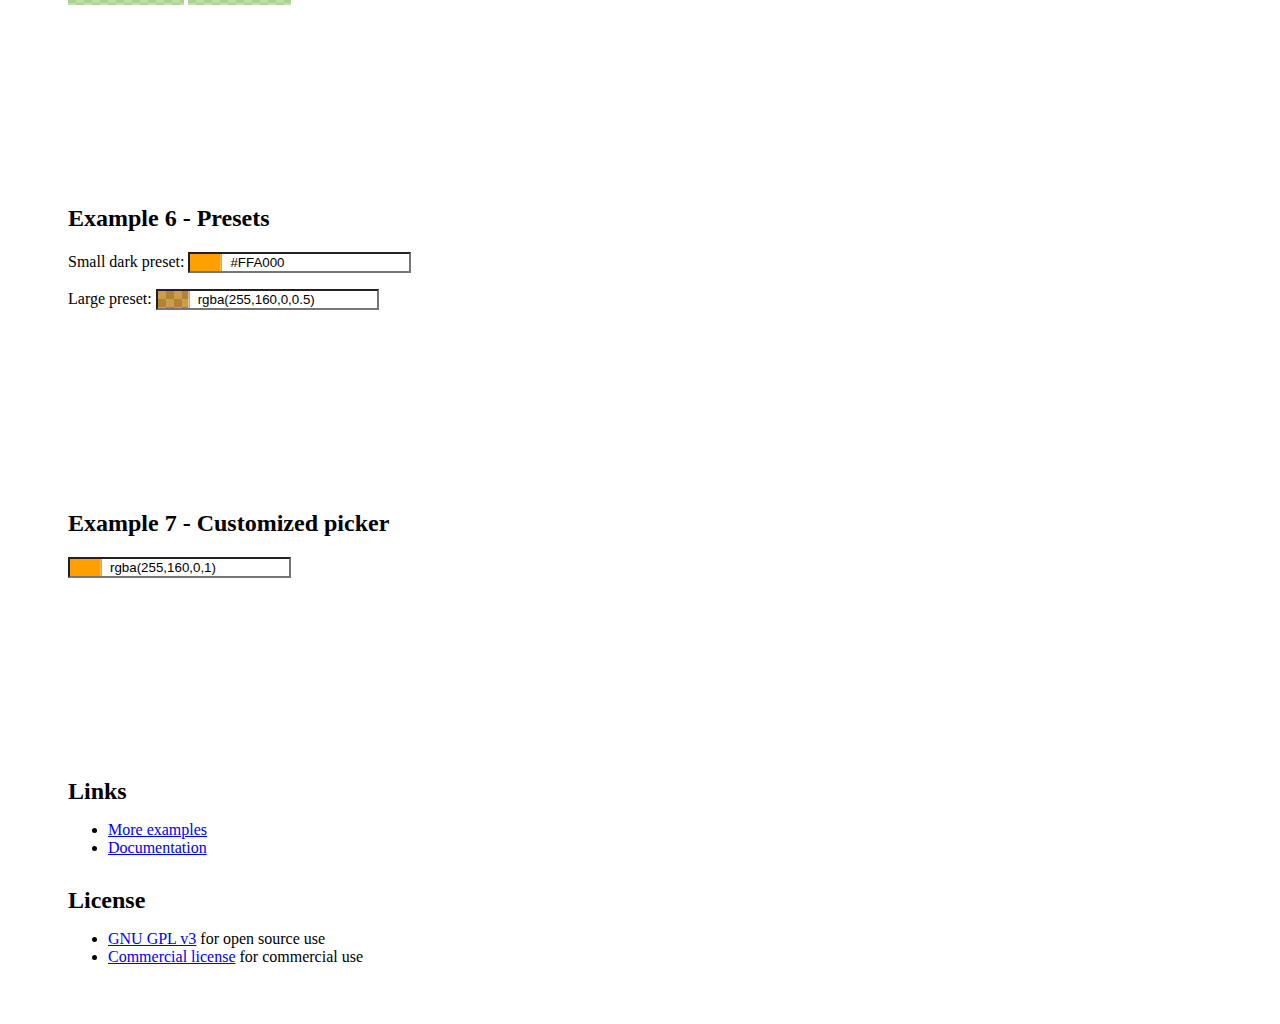
<file: jscolor-2.4.5/jscolor-examples.html>
<!DOCTYPE html>
<html lang="en">
<head>
	<title>jscolor Examples</title>
	<style>
		body { padding: 30px 60px 30px; }
		h2, footer { margin: 200px 0 20px; }
		footer h2 { margin: 30px 0 15px; }
	</style>
</head>
<body>


	<h1>Examples of <a href="https://jscolor.com/" target="_blank">jscolor</a> usage</h1>





	<script src="jscolor.js"></script>





	<script>
	// Here we can adjust defaults for all color pickers on page:
	jscolor.presets.default = {
		palette: [
			'#000000', '#7d7d7d', '#870014', '#ec1c23', '#ff7e26', '#fef100', '#22b14b', '#00a1e7', '#3f47cc', '#a349a4',
			'#ffffff', '#c3c3c3', '#b87957', '#feaec9', '#ffc80d', '#eee3af', '#b5e61d', '#99d9ea', '#7092be', '#c8bfe7',
		],
		//paletteCols: 12,
		//hideOnPaletteClick: true,
		//width: 271,
		//height: 151,
		//position: 'right',
		//previewPosition: 'right',
		//backgroundColor: 'rgba(51,51,51,1)', controlBorderColor: 'rgba(153,153,153,1)', buttonColor: 'rgba(240,240,240,1)',
	}
	</script>





	<h2>Example 1 - HEX</h2>

	Color: <input value="3399FF" data-jscolor="{}">





	<h2>Example 2 - HEX with Alpha</h2>

	Color: <input value="3399FF80" data-jscolor="{}">





	<h2>Example 3 - RGBA</h2>

	Color: <input value="rgba(51,153,255,0.5)" data-jscolor="{}">





	<h2>Example 4 - Button</h2>

	Color: <button data-jscolor="{valueElement:'#val4', alphaElement:'#alp4'}"></button>
	Value: <input id="val4" value="#3399FF80">
	Alpha: <input id="alp4">





	<h2>Example 5 - Events: onChange and onInput</h2>

	<p>
		You can specify onChange/onInput event handler using jscolor's options:
		<button data-jscolor="{
			onChange: 'update(this, \'#pr1\')',
			onInput: 'update(this, \'#pr2\')',
			alpha:0.7, value:'CCFFAA'}"></button>
	</p>
	<em id="pr1" style="display:inline-block; padding:1em;">change event</em>
	<em id="pr2" style="display:inline-block; padding:1em;">input event</em>

	<p>
		For text INPUTS, you can keep with classic HTML attributes:
		<input onChange="update(this.jscolor, '#pr3')" onInput="update(this.jscolor, '#pr4')" value="CCFFAA" data-jscolor="{alpha:0.7}">
	</p>
	<em id="pr3" style="display:inline-block; padding:1em;">change event</em>
	<em id="pr4" style="display:inline-block; padding:1em;">input event</em>

	<script>
	function update(picker, selector) {
		document.querySelector(selector).style.background = picker.toBackground()
	}

	// triggers 'onInput' and 'onChange' on all color pickers when they are ready
	jscolor.trigger('input change');
	</script>





	<h2>Example 6 - Presets</h2>

	<p>
		Small dark preset:
		<input value="FFA000" data-jscolor="{preset:'small dark', position:'right'}">
	</p>

	<p>
		Large preset:
		<input value="rgba(255,160,0,0.5)" data-jscolor="{preset:'large', position:'right'}">
	</p>





	<h2>Example 7 - Customized picker</h2>

	<input value="rgba(255,160,0,1.0)" data-jscolor="{
		position: 'right', width: 181, height: 121,
		palette: '#fff #fcd #fdc #ffc #dfc #dff #cdf #dcf #ccc', paletteCols: 9, paletteHeight: 25,
		padding: 10, sliderSize: 25, borderRadius: 5,
		borderWidth: 0, controlBorderWidth: 1, pointerBorderWidth: 2,
		borderColor: '#000', controlBorderColor: '#AAA', backgroundColor: '#F3F3F3', shadowColor: 'rgba(0,0,0,.4)',
		closeButton: true, closeText: 'OK', buttonColor: '#333',
	}">





	<footer>

		<h2>Links</h2>
		<ul>
			<li><a href="https://jscolor.com/examples/" target="_blank">More examples</a></li>
			<li><a href="https://jscolor.com/docs/" target="_blank">Documentation</a></li>
		</ul>

		<h2>License</h2>
		<ul>
			<li><a href="http://www.gnu.org/licenses/gpl-3.0.txt" target="_blank">GNU GPL v3</a> for open source use</li>
			<li><a href="https://jscolor.com/download/#licenses" target="_blank">Commercial license</a> for commercial use</li>
		</ul>

	</footer>


</body>
</html>
</file>
<file: css/style.css>
/* *, *::before, *:after{
box-sizing: border-box;
} */

html {
    font-size: 1px;
}


body {
    /* display: flex;
    justify-content: center; */
    /* margin: 0; */
    /* font-family: 'Mulish', sans-serif; */

}
.container {
    display: flex;
    flex-direction: column;
    text-align: center;
    width: 100%;
    height: 100%;
    /* max-width: 1200px; */
    /* align-items: center; */
}
 /* header */
header {
    display: flex;
    justify-content: center;
    align-items: center;
    width: 100%;
}

.header_inner {
    display: flex;
    justify-content: space-between;
    align-items: center;
    margin-top: 41px;
    width: 100%;
    max-width: 1450px;
}

.logo {
    display: flex;
    justify-content: space-between;
    align-items: center;
    width: 260px;
}

.foto_logo {
    height: 40px;
}

.header_logo {
    font-size: 48px;
    font-weight: 400;
    color: #505050;
    font-family: 'Bree Serif', serif;
    
}

.header_logo a {
    text-decoration: none;
}


/* nav */

.nav {
    font-family: 'Mulish', sans-serif;
    width: 805px;
    display: flex;
    justify-content: space-between;
    position: relative;

    font-style: normal;
    font-weight: normal;
    font-size: 24px;
    line-height: 30px;
}

.nav_link {
    color: #9f9ba8;
    text-decoration: none;
    transition: color .2s linear;

}


.nav_link:hover {
    color: #1F1534;
}



/* intro */
/* .intro {
    width: 100%;
    height: 100vh;
    font-family: 'Mulish', sans-serif;
} */
#content {
    display: flex;
    flex-direction: column;
    justify-content: center;
}


.intro {
    display: flex;
    margin: 0 auto;
    flex-direction: column;
    justify-content: center;
    width: 100%;
    max-width: 1401px;
    font-family: 'Mulish', sans-serif;
    margin-top: 54px;
}

.container_intro {
    width: 100%;
    max-width: 1160px;
    display: flex;
    flex-direction: row;
    justify-content: space-between;
    align-items: center;
}

.intro_inner {
    display: flex;
    /* width: 100%; */
    height: 345px;
    max-width: 1000px;
    justify-content: space-between;
    flex-direction: column;
    align-items: center;
}
.intro_inner h1 {
    margin: 0;
    font-size: 48px;
    line-height: 56px;
    text-align: center;
    color: #000000;
    /* mix-blend-mode: normal; */
}
.intro_inner p {
    margin: 0;
}

.intro_title {
    width: 576px;
    max-width: 530px;
    font-size: 40px;
    font-weight: 700;
    line-height: 56px;
    text-align: center;
}

.intro_subtitle {
    width: 100%;
    max-width: 530px;
    color: #7D7987;

    font-family: 'Mulish', sans-serif;
    font-style: normal;
    font-weight: 300;
    font-size: 24px;
    line-height: 32px;
}

.intro_img {
    transform: rotate(42.58deg);
    position: relative;
    top:110px;
    z-index: -1;
    user-select: none;
    pointer-events: none;
}


/* КНОПКА */
.index_button {
    text-decoration: none;
    display: inline-block;
    width: 100%;
    max-width: 250px;
    height: 45px;
    line-height: 45px;
    border-radius: 45px;
    margin: 10px 20px;
    font-family: 'Mulish', sans-serif;
    font-size: 14px;
    text-transform: uppercase;
    text-align: center;
    letter-spacing: 3px;
    font-weight: 600;
    color: white;
    background:#F84F44;
    box-shadow: 0 8px 15px rgba(0, 0, 0, .1);
    transition: .3s;
  }
  .index_button:hover {
    background: #9f9ba8;
    box-shadow: #f6e9e3;
    color: white;
    transform: translateY(-7px);
  }
/* КНОПКА */


/* ПРИКОЛ */
.Hahaha {
display: none;
}
a.haha:hover+div
{
display: block;
text-decoration: none;
}

/* ПРИКОЛ */


/* info */

.info {
    display: flex;
    justify-content: space-between;
    flex-direction: column;
    align-items: center;
    height: 90px;
    margin-top: 187px;
}

.infotext {

    font-family: 'Mulish', sans-serif;
    font-weight: 700;
    font-size: 44px;
    line-height: 56px;
}

.underbar {
    width: 498px;
    height: 2px;
    background-color: black;
}






/* /////////////////////////////////////////////////////////////////// */


/* Я хз как обьединять классы для двух разных элементов */

/* ARTICLE */



.article_container_intro {
    width: 100%;
    max-width: 1500px;
    display: flex;
    flex-direction: row;
    justify-content: space-between;
    align-items: center;
    margin-top: 50px;
}


#article-2_incontainerintro {
	margin-top: 190px;
}



.article_intro_inner {
    display: flex;
    /* width: 100%; */
    height: 280px;
    max-width: 1000px;
    justify-content: space-between;
    flex-direction: column;
    align-items: center;
}


.article_intro_img {
    width: 652px;
    height: 545px;
    

}

.article_intro_inner h1 {
    margin: 0;
    font-size: 48px;
    line-height: 56px;
    text-align: center;
    color: #000000;
    /* mix-blend-mode: normal; */
}
.article_intro_inner p {
    margin: 0;
}

.article_intro_title {
    width: 576px;
    max-width: 530px;
    font-size: 38px;
    font-weight: 700;
    line-height: 56px;
    text-align: center;
}

.article_intro_subtitle {
    width: 100%;
    max-width: 400px;
    color: #7D7987;

    font-family: 'Mulish', sans-serif;
    font-style: normal;
    font-weight: 300;
    font-size: 24px;
    line-height: 32px;
}


/* КНОПКА 1 */
.article_button {
    text-decoration: none;
    display: inline-block;
    width: 100%;
    max-width: 460px;
    height: 45px;
    line-height: 45px;
    border-radius: 45px;
    margin: 10px 20px;
    font-family: 'Mulish', sans-serif;
    font-size: 14px;
    text-transform: uppercase;
    text-align: center;
    letter-spacing: 3px;
    font-weight: 600;
    color: white;
    background:#F84F44;
    box-shadow: 0 8px 15px rgba(0, 0, 0, .1);
    transition: .3s;
  }
  .article_button:hover {
    background: #9f9ba8;
    box-shadow: 0 15px 20px rgba(108, 117, 125, .4);
    color: white;
    transform: translateY(-7px);
  }
/* КНОПКА 1 */

/* info */
/* Articles */

.article {
    display: flex;
    justify-content: space-between;
    flex-direction: column;
    align-items: center;
    height: 90px;
    margin-top: 187px;
}

.article_infotext {

    font-family: 'Mulish', sans-serif;
    font-weight: 700;
    font-size: 48px;
    line-height: 56px;
}

.article_underbar {
    width: 268px;
    height: 2px;
    background-color: black;
}



/* ////////// */

.article-1_container_intro {
    width: 100%;
    max-width: 1500px;
    display: flex;
    flex-direction: row;
    justify-content: space-between;
    align-items: center;
    margin-top: 50px;
}


.article-1_intro_inner {
    display: flex;
    /* width: 100%; */
    height: 413px;
    max-width: 1000px;
    justify-content: space-between;
    flex-direction: column;
    align-items: center;
}


.article-1_intro_img {
    max-width: 657px;
    width: 100%;

    
}

.article-1_intro_inner h1 {
    margin: 0;
    text-align: center;
    color: #000000;
    /* mix-blend-mode: normal; */
    width: 100%;
    max-width: 480px;
    font-size: 36px;
    font-weight: 700;
    line-height: 53px;
    text-align: center;
}

.article-1_intro_inner p {
    margin: 0;
    width: 100%;
    max-width: 467px;
    color: #7D7987;
    text-align: center;
    font-family: 'Mulish', sans-serif;
    font-weight: 200;
    font-size: 18px;
    line-height: 28px;
}



/* КНОПКА 2 */
.article-1_button {
    text-decoration: none;
    display: inline-block;
    padding: 7px 12px;
    margin: 10px 20px;
    position: relative;
    /* overflow: hidden; */
    border: 1.4px solid #fe6637;
    border-radius: 8px;
    font-family: 'Mulish', sans-serif;
    font-size: 18px;
    color: #fe6637;
    transition: .05s ease-in-out;
  }
  .article-1_button:before {
    content: "";
    background: linear-gradient(90deg, rgba(255, 255, 255, .1), rgba(255, 255, 255, .5));
    height: 100px;
    width: 50px;
    position: absolute;
    top: -8px;
    left: -75px;
    transform: skewX(-45deg);
  }
  .article-1_button:hover {
    background: #fe6637;
    color: #fff;
  }
  .article-1_button:hover:before {
    left: 150px;
    transition: .5s ease-in-out;
  }
/* КНОПКА 2 */









/* circles */
.circles {
    display: flex;
    margin: 0 auto;
    max-width: 1182px;
    margin-top: 83px;
	font-family: 'Murlish', sans-serif;
}

.bcg_foto {
    z-index: -1;
    display: flex;
    width: 1200px;
    margin-right: 50px;
	opacity: 0.6;
}

/* .bcg_foto, .all_circles {
    position: absolute; 

} */

.all_circles {
    display: flex;
    flex-direction: column;
    align-items: center;
    background-image: url("../img/bcg_foto.png");
    background-size: contain;
    background-repeat: no-repeat;
}

.circles_block1 {
    display: flex;
    justify-content: space-between;
    width: 1182px;

}

.circles_block2 {
    display: flex;
    justify-content: space-between;
    width: 766px;
    margin-top: 72px;
}




.circle {
    width: 350px;
    height: 354px;
    background: white;
    box-shadow: 20px 40px 50px rgba(167, 167, 167, 0.4);
    border-radius: 175px;
	align-items: center;
	display: flex;
    flex-direction: column;
    text-decoration: none;
}


/* ////// */


.all_info_circle {
	display: flex;
    flex-direction: column;
	justify-content: space-between;
    align-items: center;
	height: 260px;
	width: 350px;
	
}


.vector_circle {
    width: 90px;
	margin-top: 50px;
}

/* h1 В КРУГАХ */

.title_circle {
	margin-top: 15px;
	font-weight: 700;
	font-size: 24px;
	line-height: 29px;
	text-align: center;
}

.text_circle {
	display: flex;
	text-align: center;
	font-weight: 300;
	font-size: 16px;
	line-height: 28px;
	color: #7D7987;
	width: 100%;
	max-width: 251px;
	margin-top: 9px;

}


#info_title_circle {
	width: 272px;
}

#calculator_cyrcle {
	width: 255px;
	
}





/*/////////////////////////////////////// */
.map_content{
	display: flex;
	align-items: flex-end;
	margin: 75 100;
}

.yandex_map {
    display: flex;
	width: 100%;
	max-width: 522px;
}

.map_info_text {
    display: flex;
    font-size: 1rem;
    color: #505050;
}

.info_article {
display: flex;
height: 413px;
max-width: 1000px;
justify-content: space-between;
flex-direction: column;
align-items: center;
}

/* ///////////////////////////////////////// */

footer {
    display: flex;
    align-items: center;
    margin-top: 50px;
    flex-direction: column;
    width: 100%;
    height: 232px;
    color: white;
    background-color:  #4E4E4E;
}

.footer_content {
    display: flex;
    justify-content: space-between;
    flex-direction: column;
    align-items: center;
    text-align: center;
    height: 83px;
    margin-bottom: 55px;
}

.footer_logo {
    font-size: 48px;
    font-weight: 400;
    color: white;
    font-family: 'Bree Serif', serif; 
}

.footer_text {
    display: flex;
    align-items: center;
    text-align: center;
    margin-top: 30px;;
    font-family: 'Murlish', sans-serif;
    font-size: 24px;
}

.footer_text a {
    text-decoration: none;
    color: #dfdfdf;
}

#index_footer {
    margin-top: 950px;
}



.input_color {
    background-color: #f5f5f5;
    border: 2px solid #490f0f;
    border-radius: 10px;
    padding: 15px;
    margin-bottom: 10px;
    width:300px;
    text-align: center;
    height: 100px;
    border: none;
    outline: none;

}

#outColor {
    width: 200px;
    height: 200px;
    background-color: #dfdfdf;
    border-radius: 15px;
}

.block_color_picker {display: flex; color: rgb(54, 54, 54); padding: 10px;}
.block_color_picker h3 {margin-right: 20px;}
.block_color {
    display: flex;
    flex-direction: column;
    align-items: center;
    margin-top: 40px;
}
</file>
<file: File/css/style.css>
/* *, *::before, *:after{
box-sizing: border-box;
} */

body {
    margin: 0;
    /* font-family: 'Mulish', sans-serif; */

}
.container {
    width: 100%;
    max-width: 1200px;
    margin: 0 auto;
    align-items: center;
}
 /* header */
header {
    display: flex;
    justify-content: center;
    align-items: center;
    width: 100%;

}

.header_inner {
    display: flex;
    justify-content: space-between;
    align-items: center;
    margin-top: 41px;
    width: 100%;
    max-width: 1600px;
}

.logo {
    display: flex;
    justify-content: space-between;
    align-items: center;
    width: 260px;
}

.foto_logo {
    height: 40px;
}

.header_logo {
    font-size: 48px;
    font-weight: 400;
    color: #505050;
    font-family: 'Bree Serif', serif;
    
}

.header_logo a {
    text-decoration: none;
}


/* nav */

.nav {
    font-family: 'Mulish', sans-serif;
    width: 805px;
    display: flex;
    justify-content: space-between;
    position: relative;

    font-style: normal;
    font-weight: normal;
    font-size: 24px;
    line-height: 30px;
}

.nav_link {
    color: #9f9ba8;
    text-decoration: none;
    transition: color .2s linear;

}


.nav_link:hover {
    color: #1F1534;
}



/* intro */
/* .intro {
    width: 100%;
    height: 100vh;
    font-family: 'Mulish', sans-serif;
} */
#content {
    display: flex;
    flex-direction: column;
    justify-content: center;
}


.intro {
    display: flex;
    flex-direction: column;
    justify-content: center;
    width: 100%;
    max-width: 1401px;
    font-family: 'Mulish', sans-serif;
    margin-top: 54px;
}

.container_intro {
    width: 100%;
    max-width: 1160px;
    display: flex;
    flex-direction: row;
    justify-content: space-between;
    align-items: center;
}

.intro_inner {
    display: flex;
    /* width: 100%; */
    height: 345px;
    max-width: 1000px;
    justify-content: space-between;
    flex-direction: column;
    align-items: center;
}
.intro_inner h1 {
    margin: 0;
    font-size: 48px;
    line-height: 56px;
    text-align: center;
    color: #000000;
    /* mix-blend-mode: normal; */
}
.intro_inner p {
    margin: 0;
}

.intro_title {
    width: 576px;
    max-width: 530px;
    font-size: 40px;
    font-weight: 700;
    line-height: 56px;
    text-align: center;
}

.intro_subtitle {
    width: 100%;
    max-width: 530px;
    color: #7D7987;

    font-family: 'Mulish', sans-serif;
    font-style: normal;
    font-weight: 300;
    font-size: 24px;
    line-height: 32px;
}

.intro_img {
    transform: rotate(42.58deg);
    position: relative;
    top:110px;
    z-index: -1;
    user-select: none;
    pointer-events: none;
}


/* КНОПКА */
.index_button {
    text-decoration: none;
    display: inline-block;
    width: 100%;
    max-width: 250px;
    height: 45px;
    line-height: 45px;
    border-radius: 45px;
    margin: 10px 20px;
    font-family: 'Mulish', sans-serif;
    font-size: 14px;
    text-transform: uppercase;
    text-align: center;
    letter-spacing: 3px;
    font-weight: 600;
    color: white;
    background:#F84F44;
    box-shadow: 0 8px 15px rgba(0, 0, 0, .1);
    transition: .3s;
  }
  .index_button:hover {
    background: #9f9ba8;
    box-shadow: #f6e9e3;
    color: white;
    transform: translateY(-7px);
  }
/* КНОПКА */


/* ПРИКОЛ */
.Hahaha {
display: none;
}
a.haha:hover+div
{
display: block;
text-decoration: none;
}

/* ПРИКОЛ */


/* info */

.info {
    display: flex;
    justify-content: space-between;
    flex-direction: column;
    align-items: center;
    height: 90px;
    margin-top: 187px;
}

.infotext {

    font-family: 'Mulish', sans-serif;
    font-weight: 700;
    font-size: 44px;
    line-height: 56px;
}

.underbar {
    width: 498px;
    height: 2px;
    background-color: black;
}






/* /////////////////////////////////////////////////////////////////// */


/* Я хз как обьединять классы для двух разных элементов */

/* ARTICLE */



.article_container_intro {
    width: 100%;
    max-width: 1500px;
    display: flex;
    flex-direction: row;
    justify-content: space-between;
    align-items: center;
    margin-top: 50px;
}


#article-2_incontainerintro {
	margin-top: 190px;
}



.article_intro_inner {
    display: flex;
    /* width: 100%; */
    height: 280px;
    max-width: 1000px;
    justify-content: space-between;
    flex-direction: column;
    align-items: center;
}


.article_intro_img {
    width: 652px;
    height: 545px;
    

}

.article_intro_inner h1 {
    margin: 0;
    font-size: 48px;
    line-height: 56px;
    text-align: center;
    color: #000000;
    /* mix-blend-mode: normal; */
}
.article_intro_inner p {
    margin: 0;
}

.article_intro_title {
    width: 576px;
    max-width: 530px;
    font-size: 38px;
    font-weight: 700;
    line-height: 56px;
    text-align: center;
}

.article_intro_subtitle {
    width: 100%;
    max-width: 400px;
    color: #7D7987;

    font-family: 'Mulish', sans-serif;
    font-style: normal;
    font-weight: 300;
    font-size: 24px;
    line-height: 32px;
}


/* КНОПКА */
.article_button {
    text-decoration: none;
    display: inline-block;
    width: 100%;
    max-width: 460px;
    height: 45px;
    line-height: 45px;
    border-radius: 45px;
    margin: 10px 20px;
    font-family: 'Mulish', sans-serif;
    font-size: 14px;
    text-transform: uppercase;
    text-align: center;
    letter-spacing: 3px;
    font-weight: 600;
    color: white;
    background:#F84F44;
    box-shadow: 0 8px 15px rgba(0, 0, 0, .1);
    transition: .3s;
  }
  .article_button:hover {
    background: #9f9ba8;
    box-shadow: 0 15px 20px rgba(108, 117, 125, .4);
    color: white;
    transform: translateY(-7px);
  }
/* КНОПКА */

/* info */
/* Articles */

.article {
    display: flex;
    justify-content: space-between;
    flex-direction: column;
    align-items: center;
    height: 90px;
    margin-top: 187px;
}

.article_infotext {

    font-family: 'Mulish', sans-serif;
    font-weight: 700;
    font-size: 48px;
    line-height: 56px;
}

.article_underbar {
    width: 268px;
    height: 2px;
    background-color: black;
}



/* ////////// */

.article-1_container_intro {
    width: 100%;
    max-width: 1500px;
    display: flex;
    flex-direction: row;
    justify-content: space-between;
    align-items: center;
    margin-top: 50px;
}


.article-1_intro_inner {
    display: flex;
    /* width: 100%; */
    height: 413px;
    max-width: 1000px;
    justify-content: space-between;
    flex-direction: column;
    align-items: center;
}


.article-1_intro_img {
    max-width: 657px;
    width: 100%;

    
}

.article-1_intro_inner h1 {
    margin: 0;
    text-align: center;
    color: #000000;
    /* mix-blend-mode: normal; */
    width: 100%;
    max-width: 480px;
    font-size: 36px;
    font-weight: 700;
    line-height: 53px;
    text-align: center;
}

.article-1_intro_inner p {
    margin: 0;
    width: 100%;
    max-width: 467px;
    color: #7D7987;
    text-align: center;
    font-family: 'Mulish', sans-serif;
    font-weight: 200;
    font-size: 18px;
    line-height: 28px;
}



/* КНОПКА */
.article-1_button {
    text-decoration: none;
    display: inline-block;
    padding: 7px 12px;
    margin: 10px 20px;
    position: relative;
    /* overflow: hidden; */
    border: 1.4px solid #fe6637;
    border-radius: 8px;
    font-family: 'Mulish', sans-serif;
    font-size: 18px;
    color: #fe6637;
    transition: .05s ease-in-out;
  }
  .article-1_button:before {
    content: "";
    background: linear-gradient(90deg, rgba(255, 255, 255, .1), rgba(255, 255, 255, .5));
    height: 100px;
    width: 50px;
    position: absolute;
    top: -8px;
    left: -75px;
    transform: skewX(-45deg);
  }
  .article-1_button:hover {
    background: #fe6637;
    color: #fff;
  }
  .article-1_button:hover:before {
    left: 150px;
    transition: .5s ease-in-out;
  }
/* КНОПКА */









/* circles */
.circles {
    width: 1182px;
    margin-top: 83px;
	font-family: 'Murlish', sans-serif;
}

.bcg_foto {
    z-index: -1;
    display: flex;
    width: 1200px;
    margin-right: 50px;
	opacity: 0.6;
}

.bcg_foto, .all_circles {
    position: absolute; 

}

.all_circles {
    position: absolute;
    display: flex;
    flex-direction: column;
    align-items: center;
}

.circles_block1 {
    display: flex;
    justify-content: space-between;
    width: 1182px;

}

.circles_block2 {
    display: flex;
    justify-content: space-between;
    width: 766px;
    margin-top: 72px;
}




.circle {
    width: 350px;
    height: 354px;
    background: white;
    box-shadow: 20px 40px 50px rgba(167, 167, 167, 0.4);
    border-radius: 175px;
	align-items: center;
	display: flex;
    flex-direction: column;
    text-decoration: none;
}


/* ////// */


.all_info_circle {
	display: flex;
    flex-direction: column;
	justify-content: space-between;
    align-items: center;
	height: 260px;
	width: 350px;
	
}


.vector_circle {
    width: 90px;
	margin-top: 50px;
}

/* h1 В КРУГАХ */

.title_circle {
	margin-top: 15px;
	font-weight: 700;
	font-size: 24px;
	line-height: 29px;
	text-align: center;
}

.text_circle {
	display: flex;
	text-align: center;
	font-weight: 300;
	font-size: 16px;
	line-height: 28px;
	color: #7D7987;
	width: 100%;
	max-width: 251px;
	margin-top: 9px;

}


#info_title_circle {
	width: 272px;
}

#calculator_cyrcle {
	width: 255px;
	
}








/* ///////////////////////////////////////// */

footer {

    margin-top: 141px;
    width: 100%;
    height: 220px;
}

.footer_bg {
    display: flex;
    align-items: center;
    margin: 0 auto;
    flex-direction: column;
    width: 100%;
    height: 232px;
    color: white;
    background-color:  #4E4E4E;
}

.footer_content {
    display: flex;
    flex-direction: column;
    align-items: center;
    text-align: center;
    height: 83px;
    margin-top: 55px;
    margin-bottom: 55px;

}

.footer_logo {
    font-size: 48px;
    font-weight: 400;
    color: white;
    font-family: 'Bree Serif', serif; 
}

.footer_text {
    display: flex;
    align-items: center;
    text-align: center;
    margin-top: 30px;;
    font-family: 'Murlish', sans-serif;
    font-size: 24px;
}


#index_footer {
    margin-top: 950px;
}



.input_color {
    background-color: #f5f5f5;
    border: 2px solid #490f0f;
    border-radius: 10px;
    padding: 15px;
    margin-bottom: 10px;
    width:300px;
    text-align: center;
    height: 100px;
    border: none;
    outline: none;

}

#outColor {
    width: 200px;
    height: 200px;
    background-color: #dfdfdf;
    border-radius: 15px;
}

.block_color_picker {display: flex; color: rgb(54, 54, 54); padding: 10px;}
.block_color_picker h3 {margin-right: 20px;}
.block_color {
    display: flex;
    flex-direction: column;
    align-items: center;
    margin-top: 40px;
}
</file>
